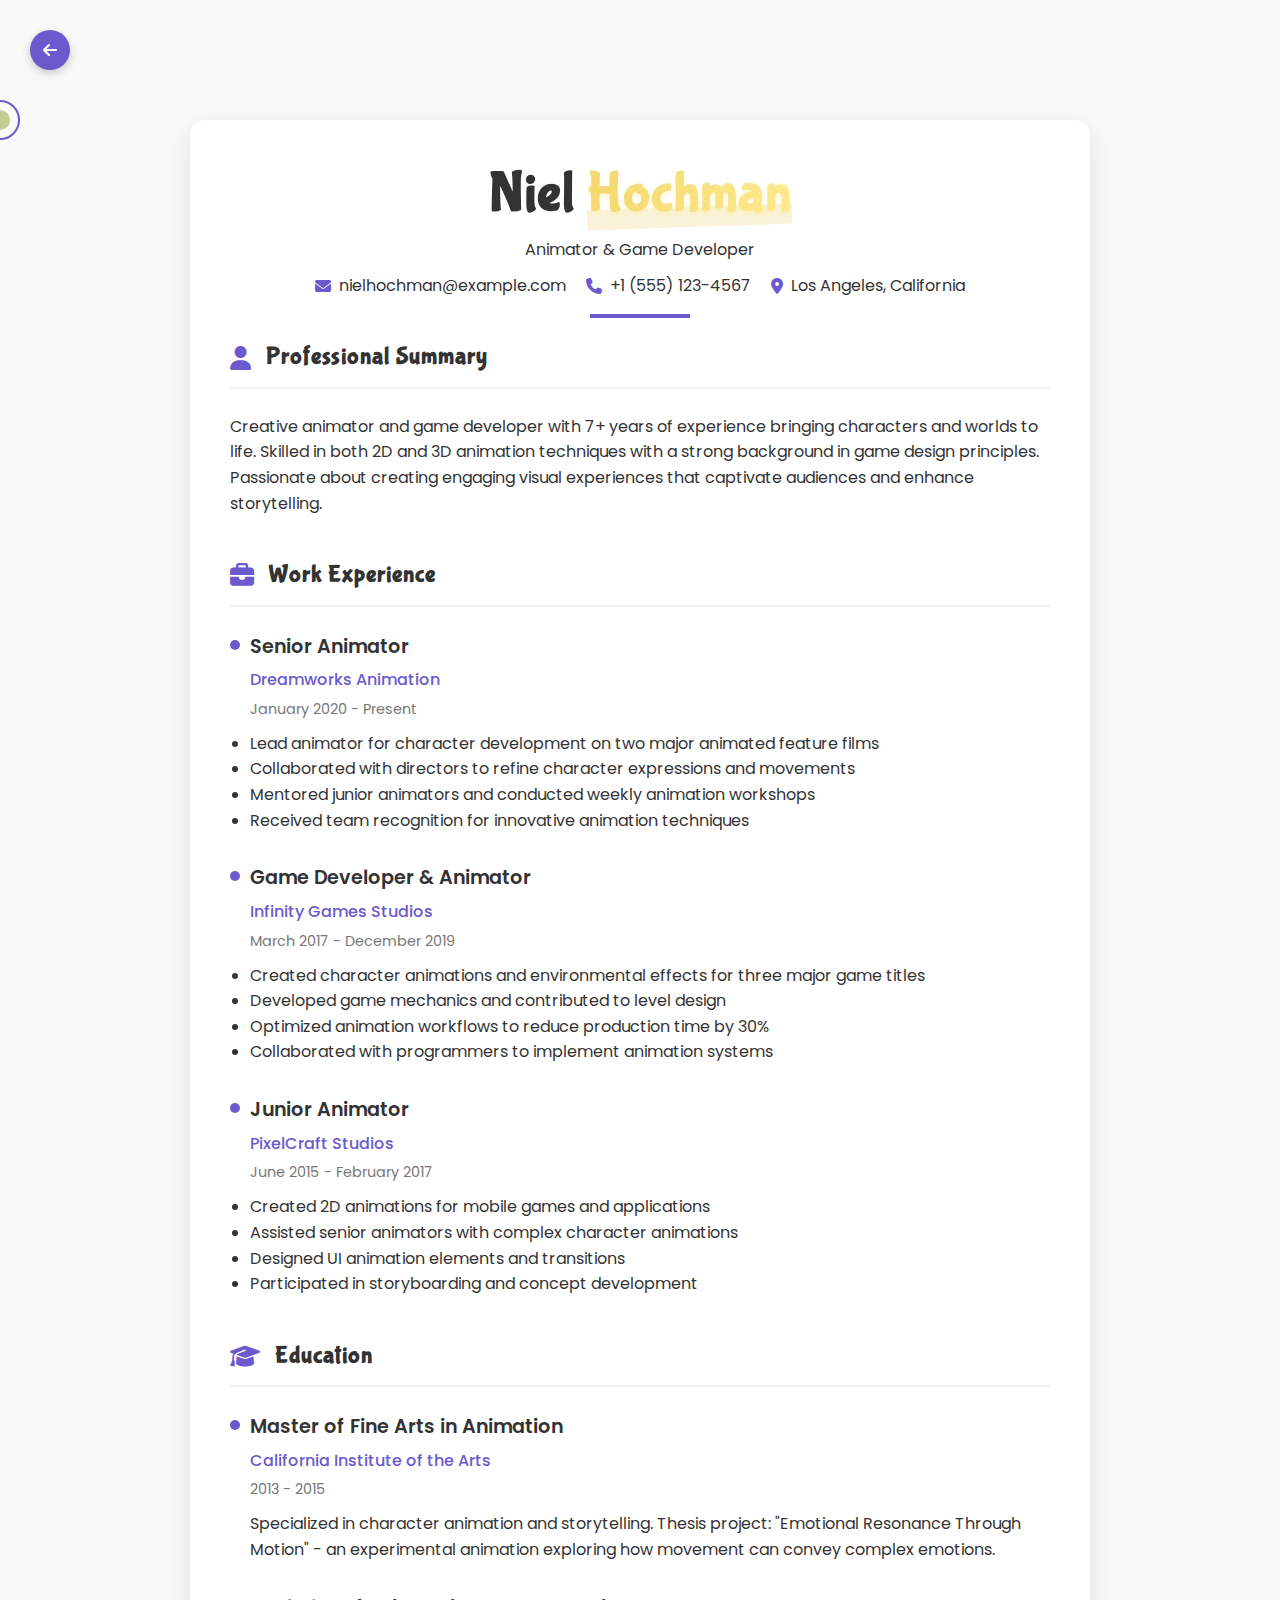
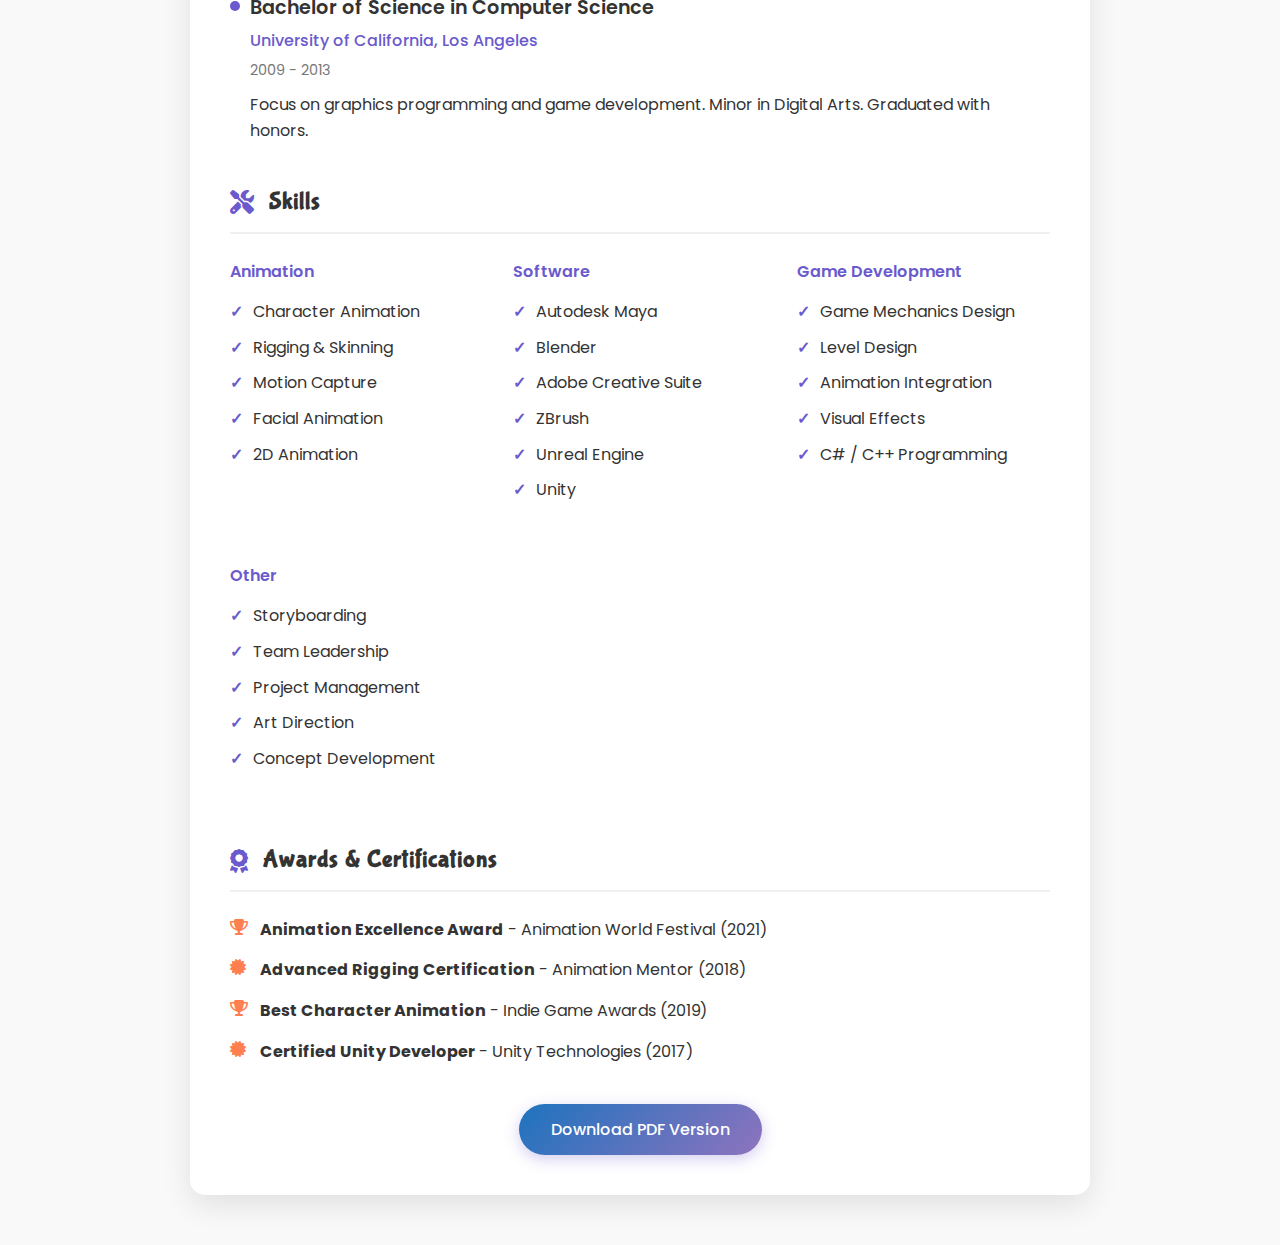
<file: resume.html>
<!DOCTYPE html>
<html lang="en">
<head>
    <meta charset="UTF-8">
    <meta name="viewport" content="width=device-width, initial-scale=1.0">
    <title>Niel Hochman - Resume</title>
    <link rel="stylesheet" href="styles.css">
    <link rel="stylesheet" href="disney-styles.css">
    <link rel="stylesheet" href="https://cdnjs.cloudflare.com/ajax/libs/font-awesome/6.4.0/css/all.min.css">
    <link rel="preconnect" href="https://fonts.googleapis.com">
    <link rel="preconnect" href="https://fonts.gstatic.com" crossorigin>
    <link href="https://fonts.googleapis.com/css2?family=Poppins:wght@300;400;500;600;700&family=Bubblegum+Sans&display=swap" rel="stylesheet">
    <style>
        /* Resume page specific styles */
        .resume-container {
            max-width: 900px;
            margin: 120px auto 50px;
            padding: 40px;
            background-color: #fff;
            border-radius: 15px;
            box-shadow: 0 10px 30px rgba(0, 0, 0, 0.1);
        }
        
        .resume-header {
            text-align: center;
            margin-bottom: 40px;
            position: relative;
        }
        
        .resume-header::after {
            content: '';
            position: absolute;
            bottom: -20px;
            left: 50%;
            transform: translateX(-50%);
            width: 100px;
            height: 4px;
            background-color: var(--primary-color);
        }
        
        .resume-header h1 {
            margin-bottom: 10px;
        }
        
        .resume-contact {
            display: flex;
            justify-content: center;
            flex-wrap: wrap;
            gap: 20px;
            margin-top: 10px;
        }
        
        .resume-contact-item {
            display: flex;
            align-items: center;
            gap: 8px;
        }
        
        .resume-contact-item i {
            color: var(--primary-color);
        }
        
        .resume-section {
            margin-bottom: 40px;
        }
        
        .resume-section-title {
            display: flex;
            align-items: center;
            margin-bottom: 25px;
            padding-bottom: 10px;
            border-bottom: 2px solid #f0f0f0;
            position: relative;
        }
        
        .resume-section-title i {
            margin-right: 15px;
            font-size: 24px;
            color: var(--primary-color);
        }
        
        .resume-section-title h2 {
            font-size: 1.5rem;
            margin: 0;
        }
        
        .experience-item, .education-item {
            margin-bottom: 30px;
            position: relative;
            padding-left: 20px;
        }
        
        .experience-item::before, .education-item::before {
            content: '';
            position: absolute;
            left: 0;
            top: 8px;
            width: 10px;
            height: 10px;
            border-radius: 50%;
            background-color: var(--primary-color);
        }
        
        .experience-title, .education-title {
            font-size: 1.2rem;
            font-weight: 600;
            margin-bottom: 5px;
            color: var(--text-color);
        }
        
        .experience-company, .education-institution {
            font-weight: 500;
            color: var(--primary-color);
            margin-bottom: 5px;
        }
        
        .experience-date, .education-date {
            font-size: 0.9rem;
            color: #777;
            margin-bottom: 10px;
        }
        
        .experience-description, .education-description {
            margin-top: 10px;
            line-height: 1.6;
        }
        
        .skills-container {
            display: grid;
            grid-template-columns: repeat(auto-fill, minmax(200px, 1fr));
            gap: 30px;
        }
        
        .skill-category {
            margin-bottom: 20px;
        }
        
        .skill-category-title {
            font-weight: 600;
            margin-bottom: 15px;
            color: var(--primary-color);
        }
        
        .skill-list {
            list-style: none;
        }
        
        .skill-list li {
            margin-bottom: 10px;
            display: flex;
            align-items: center;
        }
        
        .skill-list li::before {
            content: '✓';
            margin-right: 10px;
            color: var(--primary-color);
            font-weight: bold;
        }
        
        .awards-list {
            list-style: none;
        }
        
        .awards-list li {
            margin-bottom: 15px;
            position: relative;
            padding-left: 30px;
        }
        
        .awards-list li i {
            position: absolute;
            left: 0;
            top: 2px;
            color: var(--secondary-color);
        }
        
        .back-button {
            position: fixed;
            top: 30px;
            left: 30px;
            background-color: var(--primary-color);
            color: white;
            width: 40px;
            height: 40px;
            border-radius: 50%;
            display: flex;
            align-items: center;
            justify-content: center;
            text-decoration: none;
            box-shadow: 0 3px 10px rgba(0, 0, 0, 0.2);
            transition: all 0.3s ease;
            z-index: 100;
        }
        
        .back-button:hover {
            transform: translateY(-3px);
            box-shadow: 0 6px 15px rgba(0, 0, 0, 0.3);
        }
        
        .download-resume {
            display: flex;
            justify-content: center;
            margin-top: 40px;
        }
        
        @media print {
            .back-button, .download-resume {
                display: none;
            }
            
            .resume-container {
                box-shadow: none;
                margin: 0;
                padding: 20px;
            }
            
            body {
                background-color: white;
            }
        }
        
        @media (max-width: 768px) {
            .resume-container {
                padding: 20px;
                margin: 100px 20px 30px;
            }
            
            .skills-container {
                grid-template-columns: 1fr;
            }
            
            .resume-contact {
                flex-direction: column;
                align-items: center;
                gap: 10px;
            }
        }
    </style>
</head>
<body>
    <div class="cursor"></div>
    <div class="cursor-follower"></div>
    
    <a href="index.html" class="back-button">
        <i class="fas fa-arrow-left"></i>
    </a>
    
    <div class="resume-container">
        <div class="resume-header">
            <h1>Niel <span class="highlight">Hochman</span></h1>
            <p>Animator & Game Developer</p>
            <div class="resume-contact">
                <div class="resume-contact-item">
                    <i class="fas fa-envelope"></i>
                    <span>nielhochman@example.com</span>
                </div>
                <div class="resume-contact-item">
                    <i class="fas fa-phone"></i>
                    <span>+1 (555) 123-4567</span>
                </div>
                <div class="resume-contact-item">
                    <i class="fas fa-map-marker-alt"></i>
                    <span>Los Angeles, California</span>
                </div>
            </div>
        </div>
        
        <div class="resume-section">
            <div class="resume-section-title">
                <i class="fas fa-user"></i>
                <h2>Professional Summary</h2>
            </div>
            <p>Creative animator and game developer with 7+ years of experience bringing characters and worlds to life. Skilled in both 2D and 3D animation techniques with a strong background in game design principles. Passionate about creating engaging visual experiences that captivate audiences and enhance storytelling.</p>
        </div>
        
        <div class="resume-section">
            <div class="resume-section-title">
                <i class="fas fa-briefcase"></i>
                <h2>Work Experience</h2>
            </div>
            
            <div class="experience-item">
                <div class="experience-title">Senior Animator</div>
                <div class="experience-company">Dreamworks Animation</div>
                <div class="experience-date">January 2020 - Present</div>
                <div class="experience-description">
                    <ul>
                        <li>Lead animator for character development on two major animated feature films</li>
                        <li>Collaborated with directors to refine character expressions and movements</li>
                        <li>Mentored junior animators and conducted weekly animation workshops</li>
                        <li>Received team recognition for innovative animation techniques</li>
                    </ul>
                </div>
            </div>
            
            <div class="experience-item">
                <div class="experience-title">Game Developer & Animator</div>
                <div class="experience-company">Infinity Games Studios</div>
                <div class="experience-date">March 2017 - December 2019</div>
                <div class="experience-description">
                    <ul>
                        <li>Created character animations and environmental effects for three major game titles</li>
                        <li>Developed game mechanics and contributed to level design</li>
                        <li>Optimized animation workflows to reduce production time by 30%</li>
                        <li>Collaborated with programmers to implement animation systems</li>
                    </ul>
                </div>
            </div>
            
            <div class="experience-item">
                <div class="experience-title">Junior Animator</div>
                <div class="experience-company">PixelCraft Studios</div>
                <div class="experience-date">June 2015 - February 2017</div>
                <div class="experience-description">
                    <ul>
                        <li>Created 2D animations for mobile games and applications</li>
                        <li>Assisted senior animators with complex character animations</li>
                        <li>Designed UI animation elements and transitions</li>
                        <li>Participated in storyboarding and concept development</li>
                    </ul>
                </div>
            </div>
        </div>
        
        <div class="resume-section">
            <div class="resume-section-title">
                <i class="fas fa-graduation-cap"></i>
                <h2>Education</h2>
            </div>
            
            <div class="education-item">
                <div class="education-title">Master of Fine Arts in Animation</div>
                <div class="education-institution">California Institute of the Arts</div>
                <div class="education-date">2013 - 2015</div>
                <div class="education-description">
                    Specialized in character animation and storytelling. Thesis project: "Emotional Resonance Through Motion" - an experimental animation exploring how movement can convey complex emotions.
                </div>
            </div>
            
            <div class="education-item">
                <div class="education-title">Bachelor of Science in Computer Science</div>
                <div class="education-institution">University of California, Los Angeles</div>
                <div class="education-date">2009 - 2013</div>
                <div class="education-description">
                    Focus on graphics programming and game development. Minor in Digital Arts. Graduated with honors.
                </div>
            </div>
        </div>
        
        <div class="resume-section">
            <div class="resume-section-title">
                <i class="fas fa-tools"></i>
                <h2>Skills</h2>
            </div>
            
            <div class="skills-container">
                <div class="skill-category">
                    <div class="skill-category-title">Animation</div>
                    <ul class="skill-list">
                        <li>Character Animation</li>
                        <li>Rigging & Skinning</li>
                        <li>Motion Capture</li>
                        <li>Facial Animation</li>
                        <li>2D Animation</li>
                    </ul>
                </div>
                
                <div class="skill-category">
                    <div class="skill-category-title">Software</div>
                    <ul class="skill-list">
                        <li>Autodesk Maya</li>
                        <li>Blender</li>
                        <li>Adobe Creative Suite</li>
                        <li>ZBrush</li>
                        <li>Unreal Engine</li>
                        <li>Unity</li>
                    </ul>
                </div>
                
                <div class="skill-category">
                    <div class="skill-category-title">Game Development</div>
                    <ul class="skill-list">
                        <li>Game Mechanics Design</li>
                        <li>Level Design</li>
                        <li>Animation Integration</li>
                        <li>Visual Effects</li>
                        <li>C# / C++ Programming</li>
                    </ul>
                </div>
                
                <div class="skill-category">
                    <div class="skill-category-title">Other</div>
                    <ul class="skill-list">
                        <li>Storyboarding</li>
                        <li>Team Leadership</li>
                        <li>Project Management</li>
                        <li>Art Direction</li>
                        <li>Concept Development</li>
                    </ul>
                </div>
            </div>
        </div>
        
        <div class="resume-section">
            <div class="resume-section-title">
                <i class="fas fa-award"></i>
                <h2>Awards & Certifications</h2>
            </div>
            
            <ul class="awards-list">
                <li>
                    <i class="fas fa-trophy"></i>
                    <strong>Animation Excellence Award</strong> - Animation World Festival (2021)
                </li>
                <li>
                    <i class="fas fa-certificate"></i>
                    <strong>Advanced Rigging Certification</strong> - Animation Mentor (2018)
                </li>
                <li>
                    <i class="fas fa-trophy"></i>
                    <strong>Best Character Animation</strong> - Indie Game Awards (2019)
                </li>
                <li>
                    <i class="fas fa-certificate"></i>
                    <strong>Certified Unity Developer</strong> - Unity Technologies (2017)
                </li>
            </ul>
        </div>
        
        <div class="download-resume">
            <a href="#" class="btn primary">Download PDF Version</a>
        </div>
    </div>
    
    <script src="script.js"></script>
    <script>
        // Initialize custom cursor
        document.addEventListener('DOMContentLoaded', function() {
            initCursor();
        });
    </script>
</body>
</html>
</file>
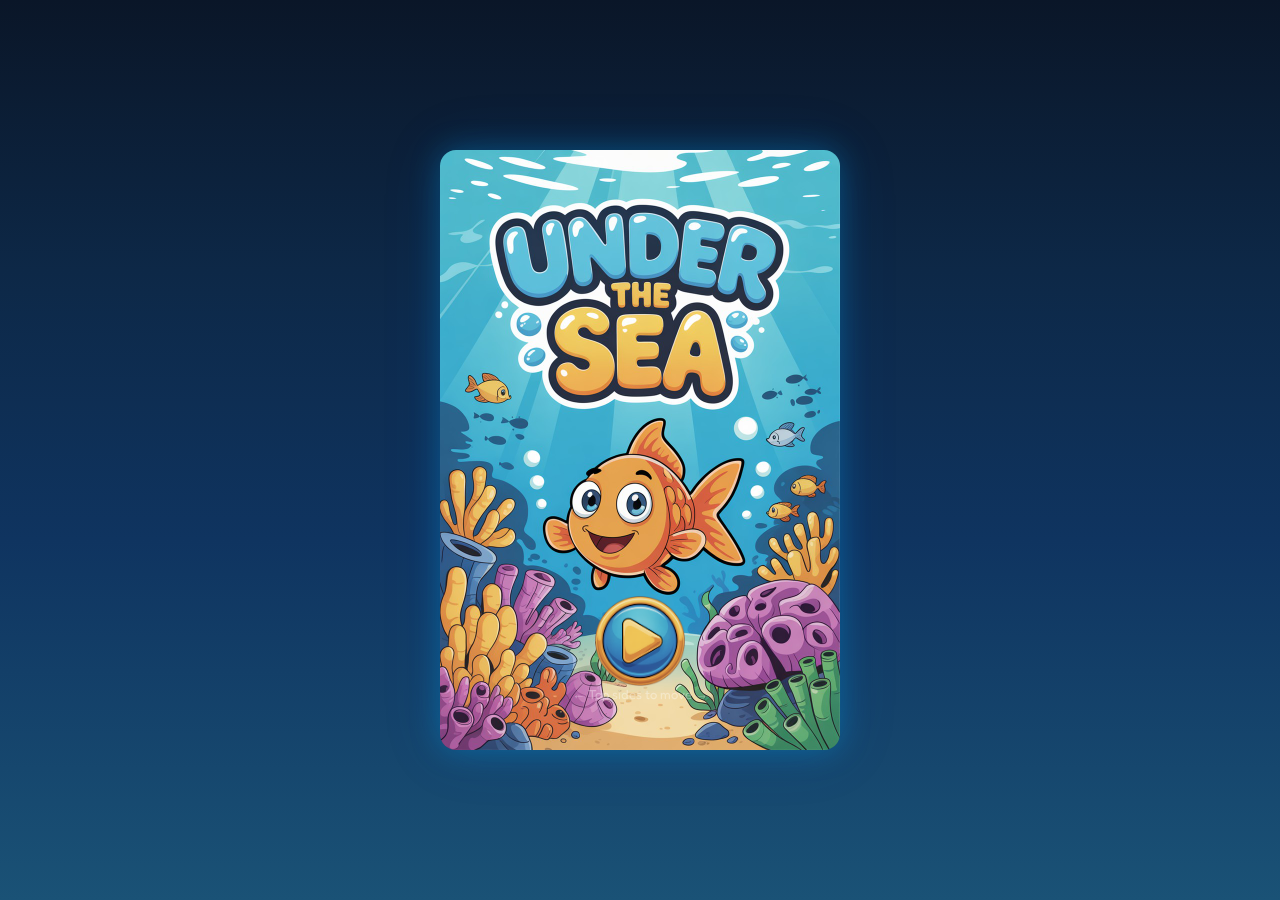
<file: GameFolder/Game.html>
<!DOCTYPE html>
<html lang="en">
<head>
    <meta charset="UTF-8">
    <meta name="viewport" content="width=device-width, initial-scale=1.0, maximum-scale=1.0, user-scalable=no">
    <title>Under The Sea</title>
    <link rel="preconnect" href="https://fonts.googleapis.com">
    <link href="https://fonts.googleapis.com/css2?family=Fredoka:wght@400;600;700&display=swap" rel="stylesheet">
    <style>
        /* ============================================================
           TASK 5: THEMED CSS — "Under The Sea" ocean aesthetic
           Responsive for mobile, bubbly fonts, vibrant underwater palette
           ============================================================ */
        * {
            margin: 0;
            padding: 0;
            box-sizing: border-box;
        }

        body {
            display: flex;
            justify-content: center;
            align-items: center;
            min-height: 100vh;
            min-height: 100dvh;
            background: linear-gradient(180deg, #0a1628 0%, #0d2847 30%, #0f3460 60%, #1a5276 100%);
            font-family: 'Fredoka', 'Trebuchet MS', sans-serif;
            overflow: hidden;
            -webkit-tap-highlight-color: transparent;
            user-select: none;
        }

        #game-container {
            position: relative;
            width: 400px;
            max-width: 100vw;
            aspect-ratio: 2 / 3;
        }

        canvas {
            width: 100%;
            height: 100%;
            display: block;
            border-radius: 16px;
            box-shadow:
                0 0 30px rgba(0, 180, 255, 0.3),
                0 0 60px rgba(0, 100, 200, 0.15);
        }

        /* ---- Loading Screen ---- */
        #loading-screen {
            position: absolute;
            inset: 0;
            display: flex;
            flex-direction: column;
            justify-content: center;
            align-items: center;
            background: linear-gradient(180deg, #0a1628 0%, #0d2847 50%, #1a5276 100%);
            border-radius: 16px;
            z-index: 100;
        }

        #loading-screen h1 {
            font-size: 28px;
            color: #ffd700;
            text-shadow: 0 0 20px rgba(255, 215, 0, 0.5), 0 2px 4px rgba(0,0,0,0.5);
            margin-bottom: 8px;
            letter-spacing: 2px;
        }

        #loading-screen p {
            font-size: 14px;
            color: #7ec8e3;
            margin-bottom: 30px;
        }

        .loading-bar-bg {
            width: 70%;
            height: 12px;
            background: rgba(0, 0, 0, 0.4);
            border-radius: 6px;
            overflow: hidden;
            border: 1px solid rgba(100, 200, 255, 0.3);
        }

        .loading-bar-fill {
            height: 100%;
            width: 0%;
            background: linear-gradient(90deg, #00b4d8, #48cae4, #90e0ef);
            border-radius: 6px;
            transition: width 0.3s ease;
            box-shadow: 0 0 10px rgba(0, 180, 216, 0.5);
        }

        #loading-text {
            margin-top: 12px;
            font-size: 12px;
            color: #5ba3c9;
        }

        /* HUD is now canvas-based — see drawHUD() */

        /* ---- Overlay Screens (Game Over / Win) ---- */
        .overlay {
            position: absolute;
            inset: 0;
            display: none;
            flex-direction: column;
            justify-content: center;
            align-items: center;
            background: rgba(5, 15, 40, 0.85);
            backdrop-filter: blur(8px);
            border-radius: 16px;
            z-index: 50;
        }

        .overlay.active {
            display: flex;
            animation: fadeIn 0.4s ease;
        }

        @keyframes fadeIn {
            from { opacity: 0; transform: scale(0.95); }
            to   { opacity: 1; transform: scale(1); }
        }

        .overlay h2 {
            font-size: 34px;
            margin-bottom: 6px;
            letter-spacing: 1px;
        }

        .overlay .subtitle {
            font-size: 15px;
            color: #7ec8e3;
            margin-bottom: 20px;
        }

        .overlay .score {
            font-size: 20px;
            color: #ffd700;
            margin-bottom: 24px;
            text-shadow: 0 0 12px rgba(255, 215, 0, 0.4);
        }

        #game-over h2 {
            color: #ff6b6b;
            text-shadow: 0 0 20px rgba(255, 107, 107, 0.5), 0 2px 4px rgba(0,0,0,0.5);
        }

        .game-btn {
            padding: 13px 34px;
            font-size: 17px;
            font-family: 'Fredoka', sans-serif;
            font-weight: 600;
            color: white;
            border: none;
            border-radius: 30px;
            cursor: pointer;
            transition: transform 0.15s, box-shadow 0.15s;
            letter-spacing: 1px;
            background: linear-gradient(135deg, #00b4d8, #0077b6);
            box-shadow: 0 4px 15px rgba(0, 180, 216, 0.4), 0 2px 4px rgba(0,0,0,0.2);
        }

        .game-btn:hover  { transform: scale(1.05); box-shadow: 0 6px 20px rgba(0,180,216,0.6); }
        .game-btn:active { transform: scale(0.95); }

        /* ---- Touch Hint ---- */
        #touch-hint {
            position: absolute;
            bottom: 8%;
            left: 50%;
            transform: translateX(-50%);
            color: rgba(255,255,255,0.35);
            font-size: 13px;
            pointer-events: none;
            z-index: 5;
            animation: pulse 2s infinite;
        }

        @keyframes pulse {
            0%, 100% { opacity: 0.35; }
            50%      { opacity: 0.75; }
        }

        /* ---- Responsive ---- */
        @media (max-width: 420px) {
            #game-container { width: 100vw; }
            canvas, .overlay, #loading-screen { border-radius: 0; }
        }

        @media (max-height: 660px) {
            #game-container { height: 100vh; height: 100dvh; width: auto; aspect-ratio: 2 / 3; }
        }
    </style>
</head>
<body>
    <div id="game-container">
        <!-- Loading Screen -->
        <div id="loading-screen">
            <h1>UNDER THE SEA</h1>
            <p>Dive into adventure...</p>
            <div class="loading-bar-bg">
                <div class="loading-bar-fill" id="loading-bar"></div>
            </div>
            <div id="loading-text">Loading assets...</div>
        </div>

        <!-- Canvas -->
        <canvas id="gameCanvas" width="400" height="600"></canvas>

        <!-- HUD is now drawn on canvas via drawHUD() -->

        <!-- Game Over -->
        <div id="game-over" class="overlay">
            <h2>Oh No!</h2>
            <p class="subtitle">The sea was too dangerous...</p>
            <p class="score" id="gameover-score"></p>
            <button class="game-btn" id="restart-button">Dive Again</button>
        </div>

        <!-- Win -->
        <!-- Touch hint (mobile) -->
        <div id="touch-hint">← Tap sides to move →</div>
    </div>

<script>
// ================================================================
//  TASK 1 — IMAGE LOADER
//  Promise-based loader with progress bar.  The game waits until
//  every asset resolves before calling initGame().
// ================================================================

const ASSET_MANIFEST = {
    // Backgrounds
    bg_back    : 'assets_opt/bg_back.png',       // 800×1200 — deep-water backdrop
    reef       : 'assets_opt/reef.png',           // 233×350 — coral reef (bottom-right)
    // Player sprites (3-frame swim + hit reaction) — 2× res for crisp rendering
    fish_mid   : 'assets_opt/fish_mid.png',       // 240×155 — neutral pose
    fish_up    : 'assets_opt/fish_up.png',        // 240×181 — tail up
    fish_down  : 'assets_opt/fish_down.png',      // 240×182 — tail down
    fish_hit   : 'assets_opt/fish_hit.png',       // 251×240 — hit reaction pose
    // Collectibles & hazards
    coin       : 'assets_opt/coin.png',           // 200×199 — gold star coin
    gem        : 'assets_opt/gem.png',            // 185×200 — purple gem (with glow FX)
    mine       : 'assets_opt/mine.png',           // 165×200 — spiked sea mine
    // Special events
    anchor     : 'assets_opt/anchor.png',         // 100×140 — slow-falling anchor
    // HUD elements
    coin_ui    : 'assets_opt/coin_ui.png',        // 475×235 — coin score banner
    gem_ui     : 'assets_opt/gem_ui.png',         // 475×236 — gem score banner
    heart      : 'assets_opt/heart.png',          // 100×86  — life heart icon
    // Title screen
    title_bg   : 'assets_opt/title_bg.jpg',       // 800×1200 — "Under The Sea" splash
    play_btn   : 'assets_opt/play_btn.png',       // 200×199 — play button icon
    // Game Over screen
    gameover_panel: 'assets_opt/gameover_panel.png', // 400×605 — gold-framed GAME OVER panel
    restart_btn   : 'assets_opt/restart_btn.png',    // 200×72  — gold RESTART button
    // Victory screen
    victory_panel : 'assets_opt/victory_panel.png'   // 400×650 — gold-framed VICTORY panel
};

const images = {};

function loadAllAssets() {
    return new Promise((resolve, reject) => {
        const keys    = Object.keys(ASSET_MANIFEST);
        const total   = keys.length;
        let   loaded  = 0;
        let   failed  = 0;
        const bar     = document.getElementById('loading-bar');
        const txt     = document.getElementById('loading-text');

        keys.forEach(key => {
            const img  = new Image();
            img.onload = () => {
                loaded++;
                console.log('[Loader] ✓ ' + key + ' loaded (' + img.naturalWidth + '×' + img.naturalHeight + ')');
                const pct = Math.round((loaded / total) * 100);
                bar.style.width  = pct + '%';
                txt.textContent  = 'Loading: ' + key + ' (' + loaded + '/' + total + ')';
                if (loaded + failed === total) {
                    if (failed > 0) {
                        txt.textContent = 'Error: ' + failed + ' asset(s) failed!';
                        reject(new Error(failed + ' assets failed to load'));
                    } else {
                        txt.textContent = 'Ready!';
                        setTimeout(resolve, 350);
                    }
                }
            };
            img.onerror = () => {
                failed++;
                console.error('[Loader] ✗ FAILED: ' + key + ' (' + ASSET_MANIFEST[key] + ')');
                txt.textContent = 'Failed: ' + key;
                if (loaded + failed === total) {
                    txt.textContent = 'Error: ' + failed + ' asset(s) failed!';
                    reject(new Error(failed + ' assets failed to load'));
                }
            };
            img.src     = ASSET_MANIFEST[key];
            images[key] = img;
        });
    });
}

// ================================================================
//  CONSTANTS & CONFIG
// ================================================================

const canvas = document.getElementById('gameCanvas');
const ctx    = canvas.getContext('2d');

// ================================================================
//  AUDIO SYSTEM
//  Background music: loops continuously from title screen onward,
//  skips first 4 seconds of the track on every play/loop.
//  SFX: coin and gem collect sounds, played via playSFX() helper
//  which resets currentTime for rapid re-triggering.
//  Browser autoplay policy is handled via an unlock listener in
//  the bootstrap section (click/touchstart fallback).
// ================================================================

const bgMusic = new Audio('Sounds/UnderTheSea_bg_sound.mp3');
bgMusic.loop = true;
bgMusic.volume = 0.4;

const sfxCoin = new Audio('Sounds/Coin_collect.mp3');
sfxCoin.volume = 0.6;
const sfxGem = new Audio('Sounds/Gem_collect.mp3');
sfxGem.volume = 0.6;
const sfxHit = new Audio('Sounds/Hitsound.wav');
sfxHit.volume = 0.7;

function playSFX(audio) {
    audio.currentTime = 0;
    audio.play().catch(() => {});
}

// ================================================================
//  HIGH-DPI CANVAS SUPPORT
//  Scales the canvas backing store by devicePixelRatio for crisp
//  rendering on Retina/HiDPI displays. All game code uses logical
//  coordinates (W=400, H=600) — the DPR transform is transparent.
//  Re-applies automatically on window resize / monitor change.
// ================================================================

const W = 400;   // logical width  (game coordinates)
const H = 600;   // logical height (game coordinates)

let dpr = window.devicePixelRatio || 1;

function applyDPR() {
    dpr = window.devicePixelRatio || 1;
    canvas.width  = W * dpr;
    canvas.height = H * dpr;
    canvas.style.width  = W + 'px';
    canvas.style.height = H + 'px';
    ctx.setTransform(dpr, 0, 0, dpr, 0, 0);
    ctx.imageSmoothingEnabled = true;
    ctx.imageSmoothingQuality = 'high';
}
applyDPR();
window.addEventListener('resize', applyDPR);

// ================================================================
//  GAME STATE MANAGEMENT
//  gameState controls which screen is active:
//    'TITLE'   — title screen with play button (no game logic runs)
//    'PLAYING' — full game loop (parallax, fish, objects, HUD)
//  Transitions: TITLE → PLAYING (play button click/tap)
//               PLAYING → TITLE (game over/win → Dive Again)
// ================================================================

let gameState = 'TITLE';

// Play button — centered horizontally, 82% down the screen
const PLAY_BTN = {
    w: 90, h: 90,
    x: 0, y: 0
};
PLAY_BTN.x = Math.floor(W / 2 - PLAY_BTN.w / 2);
PLAY_BTN.y = Math.floor(H * 0.82 - PLAY_BTN.h / 2);

// Game Over panel — canvas-drawn replacement for #game-over HTML overlay
// Panel asset is 400×605; drawn centered with room for restart button below.
// Two dark bars on the panel serve as score text fields at ~56% and ~70% height.
const GO_PANEL = {
    w: 300, h: 0,
    x: 0, y: 0,
    btnW: 140, btnH: 50,
    btnX: 0, btnY: 0,
    text1Y: 0.485,    // first dark bar center — coin score
    text2Y: 0.595,    // second dark bar center — gem score
    btnPosY: 0.79,    // restart button center (empty area inside panel bottom)
};
GO_PANEL.h = Math.round(GO_PANEL.w * (605 / 400));       // ≈ 454
GO_PANEL.x = Math.floor((W - GO_PANEL.w) / 2);
GO_PANEL.y = Math.floor((H - GO_PANEL.h) / 2);           // vertically centered
GO_PANEL.btnX = Math.floor((W - GO_PANEL.btnW) / 2);
GO_PANEL.btnY = Math.floor(GO_PANEL.y + GO_PANEL.h * GO_PANEL.btnPosY - GO_PANEL.btnH / 2);

// Victory panel — same layout approach as GO_PANEL
const WIN_PANEL = {
    w: 300, h: 0,
    x: 0, y: 0,
    btnW: 140, btnH: 50,
    btnX: 0, btnY: 0,
    text1Y: 0.485,    // first dark bar — coin score
    text2Y: 0.595,    // second dark bar — gem score
    btnPosY: 0.79,    // restart button inside panel bottom
};
WIN_PANEL.h = Math.round(WIN_PANEL.w * (650 / 400));      // ≈ 488
WIN_PANEL.x = Math.floor((W - WIN_PANEL.w) / 2);
WIN_PANEL.y = Math.floor((H - WIN_PANEL.h) / 2);
WIN_PANEL.btnX = Math.floor((W - WIN_PANEL.btnW) / 2);
WIN_PANEL.btnY = Math.floor(WIN_PANEL.y + WIN_PANEL.h * WIN_PANEL.btnPosY - WIN_PANEL.btnH / 2);

const CFG = {
    lanes       : 5,
    laneW       : W / 5,                        // 80
    playerW     : 70,                            // fish draw width (smaller, hi-res source)
    playerH     : 45,                            // proportional to 240×155 sprite
    objectW     : 22,                            // collectible draw size
    objectH     : 22,                            // square — new coin/gem assets are circular
    playerBaseY : H - 75,                        // fish center Y
    spawnRate   : 0.025,                         // per-frame probability
    winScore    : 100,
    startLives  : 3,

    // Task 3 – animation tuning
    bobAmp      : 5,                             // sine amplitude px
    bobFreq     : 0.004,                         // sine frequency
    lerpSpeed   : 0.14,                          // movement smoothing
    frameDur    : 150,                            // ms per swim frame

    // Task 2 – parallax (back static, reef static)
    bgMidSpd    : 0.8,

    // Task 4 – particles
    burstCount  : 12,
    squashFrames: 14,                            // recovery duration
};

// Object types — each has its own draw size (w/h), sprite key, score
// value, and particle color. Mine is larger to match its portrait sprite.
// Gems have a pulsing purple glow effect (see drawObjects).
const TYPES = {
    COIN : { value: 1,  img: 'coin', pColor: '#ffd700', w: 26, h: 26 },
    GEM  : { value: 10, img: 'gem',  pColor: '#c77dff', w: 26, h: 26 },
    MINE : { value: 0,  img: 'mine', pColor: '#ff6b6b', w: 38, h: 39 }
};

// ================================================================
//  GAME STATE  (reset every initGame)
// ================================================================

const S = {
    running     : false,
    coins       : 0,
    gems        : 0,
    lives       : 3,
    lane        : 2,                // target lane
    visX        : 0,                // lerped X
    faceRight   : true,
    time        : 0,                // ms elapsed
    lastTS      : 0,                // previous rAF timestamp

    // swim cycle
    frames      : [],               // set after load
    frameIdx    : 0,
    frameTmr    : 0,

    // parallax offsets
    bgMidY      : 0,

    // squash / stretch
    sqX         : 1,
    sqY         : 1,

    objects     : [],               // falling objects
    particles   : [],               // particle FX
    bubbles     : [],               // ambient bubbles

    // Game Juice state
    tailBubbles : [],               // bubble trail from fish tail
    _tailTmr    : 0,                // tail bubble spawn timer
    shakeTime   : 0,                // screen shake frames remaining
    shakeIntensity: 0,              // screen shake current magnitude
    glowTimer   : 0,                // coin collect glow (frames, counts down)
    hitGlowTimer: 0,                // damage red flash (frames, counts down)
    scorePop    : 0,                // score bounce (1→0 decay)
    frenzy      : false,            // frenzy mode active
    frenzyTimer : 0,                // frenzy frames remaining
    collectTimes: [],               // timestamps of recent collects

    // Canvas HUD state
    coinPop     : 0,                // coin banner pop scale (1→0 decay)
    gemPop      : 0,                // gem banner pop scale
    heartAnims  : [],               // active heart-loss animations
    displayCoins: 0,                // animated display counter (lerps toward S.coins)
    displayGems : 0,                // animated display counter (lerps toward S.gems)

    // Special one-time events
    hasAnchorSpawned   : false,     // true after anchor has been created
    anchor             : null,      // active anchor object or null

    // Canvas Game Over panel state
    showGameOver       : false,     // true when canvas game-over panel is visible
    gameOverAlpha      : 0,         // fade-in alpha (0→1)

    // Canvas Victory panel state
    showVictory        : false,     // true when canvas victory panel is visible
    victoryAlpha       : 0,         // fade-in alpha (0→1)
};

// ================================================================
//  DOM REFERENCES
// ================================================================

const DOM = {
    loading   : document.getElementById('loading-screen'),
    over      : document.getElementById('game-over'),
    restartBtn: document.getElementById('restart-button'),
    overScore : document.getElementById('gameover-score'),
    touchHint : document.getElementById('touch-hint'),
};

// ================================================================
//  TASK 2 — PARALLAX BACKGROUND SYSTEM
//  Standard "Seamless Double-Draw" vertical scroll.
//  Back layer is static.  Mid & front each have a yOffset that
//  increments every frame, wraps via modulo, and the image is
//  drawn TWICE (at yOffset and yOffset − canvasHeight) so there
//  is never a gap.
// ================================================================

function updateParallax() {
    // Both layers are static — no scrolling needed
}

let _parallaxDiag = false;
function drawParallax() {
    // Layer 1 — static deep-water background
    ctx.drawImage(images.bg_back, 0, 0, W, H);

    // Layer 2 — static mid-ground: reef (bottom-right, blended)
    const reefW = 150, reefH = 225;
    const reefX = W - reefW + 30, reefY = H - reefH + 20;
    ctx.save();
    ctx.globalAlpha = 0.55;
    ctx.drawImage(images.reef, reefX, reefY, reefW, reefH);
    ctx.restore();

    // Diagnostic: fires once to confirm layers rendered
    if (!_parallaxDiag) {
        _parallaxDiag = true;
        console.log('[Parallax] Layer 1 (back):  STATIC');
        console.log('[Parallax] Layer 2 (reef):  STATIC');
        console.log('[Parallax] Canvas: ' + W + '×' + H + '  smoothing=' + ctx.imageSmoothingEnabled);
    }
}

// ================================================================
//  TASK 4a — PARTICLE SYSTEM
//  Burst of bubbles + sparkles on collection / hit.
//  Each particle: pos, vel, life (1→0), size, color, type.
// ================================================================

function spawnParticles(x, y, color, count) {
    for (let i = 0; i < (count || CFG.burstCount); i++) {
        S.particles.push({
            x: x, y: y,
            vx: (Math.random() - 0.5) * 5,
            vy: (Math.random() - 0.5) * 5 - 1.5,
            life  : 1.0,
            decay : 0.018 + Math.random() * 0.022,
            size  : 2.5 + Math.random() * 5.5,
            color : color,
            bubble: Math.random() > 0.5           // half bubbles, half sparkles
        });
    }
}

function updateParticles() {
    for (let i = S.particles.length - 1; i >= 0; i--) {
        const p = S.particles[i];
        p.x    += p.vx;
        p.y    += p.vy;
        p.vy   += p.bubble ? -0.04 : 0.07;       // bubbles float, sparkles fall
        p.vx   *= 0.98;
        p.life -= p.decay;
        if (p.life <= 0) S.particles.splice(i, 1);
    }
}

function drawParticles() {
    for (const p of S.particles) {
        ctx.globalAlpha = Math.max(0, p.life);
        const sz = p.size * p.life;

        if (p.bubble) {
            // Hollow bubble with highlight
            ctx.strokeStyle = p.color;
            ctx.lineWidth   = 1.5;
            ctx.beginPath();
            ctx.arc(p.x, p.y, sz, 0, Math.PI * 2);
            ctx.stroke();
            ctx.fillStyle = 'rgba(255,255,255,0.35)';
            ctx.beginPath();
            ctx.arc(p.x - sz * 0.3, p.y - sz * 0.3, sz * 0.22, 0, Math.PI * 2);
            ctx.fill();
        } else {
            // 4-point sparkle star
            ctx.fillStyle = p.color;
            ctx.beginPath();
            const s = sz;
            ctx.moveTo(p.x, p.y - s);
            ctx.lineTo(p.x + s * 0.3, p.y - s * 0.3);
            ctx.lineTo(p.x + s, p.y);
            ctx.lineTo(p.x + s * 0.3, p.y + s * 0.3);
            ctx.lineTo(p.x, p.y + s);
            ctx.lineTo(p.x - s * 0.3, p.y + s * 0.3);
            ctx.lineTo(p.x - s, p.y);
            ctx.lineTo(p.x - s * 0.3, p.y - s * 0.3);
            ctx.closePath();
            ctx.fill();
        }
    }
    ctx.globalAlpha = 1;
}

// ================================================================
//  AMBIENT BUBBLES — slow-rising background atmosphere
// ================================================================

function initBubbles() {
    S.bubbles = [];
    for (let i = 0; i < 18; i++) S.bubbles.push(makeBubble(true));
}

function makeBubble(randomY) {
    return {
        x     : Math.random() * W,
        y     : randomY ? Math.random() * H : H + 10,
        r     : 1 + Math.random() * 3.5,
        spd   : 0.25 + Math.random() * 0.7,
        phase : Math.random() * Math.PI * 2,
        wobble: 0.01 + Math.random() * 0.015,
        alpha : 0.08 + Math.random() * 0.22
    };
}

function updateBubbles() {
    for (let i = 0; i < S.bubbles.length; i++) {
        const b = S.bubbles[i];
        b.y -= b.spd;
        b.x += Math.sin(b.phase) * 0.3;
        b.phase += b.wobble;
        if (b.y < -10) S.bubbles[i] = makeBubble(false);
    }
}

function drawBubbles() {
    for (const b of S.bubbles) {
        ctx.globalAlpha = b.alpha;
        ctx.strokeStyle = 'rgba(180,230,255,0.7)';
        ctx.lineWidth   = 1;
        ctx.beginPath();
        ctx.arc(b.x, b.y, b.r, 0, Math.PI * 2);
        ctx.stroke();
        // tiny highlight
        ctx.fillStyle = 'rgba(255,255,255,0.25)';
        ctx.beginPath();
        ctx.arc(b.x - b.r * 0.3, b.y - b.r * 0.3, b.r * 0.2, 0, Math.PI * 2);
        ctx.fill();
    }
    ctx.globalAlpha = 1;
}

// ================================================================
//  GAME JUICE — BUBBLE TRAIL
//  Fish emits small bubbles from tail; float up and fade out.
// ================================================================

function updateTailBubbles() {
    for (let i = S.tailBubbles.length - 1; i >= 0; i--) {
        const b = S.tailBubbles[i];
        b.x     += b.vx + Math.sin(b.phase) * 0.2;
        b.y     += b.vy;
        b.phase += 0.06;
        b.alpha -= 0.007;
        if (b.alpha <= 0) S.tailBubbles.splice(i, 1);
    }
}

function drawTailBubbles() {
    for (const b of S.tailBubbles) {
        ctx.globalAlpha = Math.max(0, b.alpha);
        ctx.strokeStyle = 'rgba(255,255,255,0.7)';
        ctx.lineWidth   = 1;
        ctx.beginPath();
        ctx.arc(b.x, b.y, b.r, 0, Math.PI * 2);
        ctx.stroke();
        // tiny highlight
        ctx.fillStyle = 'rgba(255,255,255,0.25)';
        ctx.beginPath();
        ctx.arc(b.x - b.r * 0.3, b.y - b.r * 0.3, b.r * 0.2, 0, Math.PI * 2);
        ctx.fill();
    }
    ctx.globalAlpha = 1;
}

// ================================================================
//  GAME JUICE — FRENZY MODE + GOD RAYS
//  Collect 3+ coins within 2 seconds → frenzy activates.
//  God rays: diagonal gradient overlays that pulse; intensify in frenzy.
// ================================================================

function updateFrenzy() {
    // Prune collect timestamps older than 2 seconds
    const cutoff = S.time - 2000;
    S.collectTimes = S.collectTimes.filter(t => t > cutoff);

    // Activate frenzy if 3+ recent collects
    if (S.collectTimes.length >= 3 && !S.frenzy) {
        S.frenzy      = true;
        S.frenzyTimer = 120;   // ~2 seconds at 60fps
    }

    if (S.frenzy) {
        S.frenzyTimer--;
        if (S.frenzyTimer <= 0) S.frenzy = false;
    }
}

function drawGodRays() {
    const speed     = S.frenzy ? 0.010 : 0.003;
    const alphaBase = S.frenzy ? 0.09  : 0.035;
    const r = S.frenzy ? 255 : 220;
    const g = S.frenzy ? 225 : 240;
    const b = S.frenzy ? 120 : 255;

    // Soft tapered light shafts — wide at top, narrow at bottom
    const rays = [
        { x: W * 0.18, topW: 90, botW: 30, drift: 0.0 },
        { x: W * 0.45, topW: 110, botW: 40, drift: 1.8 },
        { x: W * 0.72, topW: 80,  botW: 25, drift: 3.6 },
    ];

    ctx.save();
    ctx.globalCompositeOperation = 'lighter';
    for (let i = 0; i < rays.length; i++) {
        const ray   = rays[i];
        const phase = S.time * speed + ray.drift;
        const alpha = alphaBase + Math.sin(phase) * alphaBase * 0.5;
        const sway  = Math.sin(S.time * 0.001 + i) * 8;

        // Trapezoid path: wide top, narrow bottom
        ctx.beginPath();
        ctx.moveTo(ray.x - ray.topW / 2 + sway, 0);
        ctx.lineTo(ray.x + ray.topW / 2 + sway, 0);
        ctx.lineTo(ray.x + ray.botW / 2 + sway * 0.3, H * 0.85);
        ctx.lineTo(ray.x - ray.botW / 2 + sway * 0.3, H * 0.85);
        ctx.closePath();

        const grad = ctx.createLinearGradient(0, 0, 0, H * 0.85);
        grad.addColorStop(0,   'rgba(' + r + ',' + g + ',' + b + ',' + alpha + ')');
        grad.addColorStop(0.4, 'rgba(' + r + ',' + g + ',' + b + ',' + (alpha * 0.5) + ')');
        grad.addColorStop(1,   'rgba(' + r + ',' + g + ',' + b + ',0)');

        ctx.fillStyle = grad;
        ctx.fill();
    }
    ctx.globalCompositeOperation = 'source-over';
    ctx.restore();
}

// ================================================================
//  SPECIAL EVENTS — One-time decorative encounters
//  Anchor: slow vertical drop with trailing bubbles (20-40s)
//  Fires once per session via boolean flag.
// ================================================================

function updateSpecialEvents(dt) {
    // ---- Anchor spawn check ----
    if (!S.hasAnchorSpawned && S.time > 20000) {
        // ~0.3% per frame after 20s; guaranteed by 40s
        if (Math.random() < 0.003 || S.time > 40000) {
            S.hasAnchorSpawned = true;
            const ancW = 65, ancH = 90;
            S.anchor = {
                x: 40 + Math.random() * (W - 80),
                y: -ancH,
                w: ancW,
                h: ancH,
                vy: 0.8,
                bubbleTmr: 0
            };
            console.log('[Event] Anchor spawned at x=' + S.anchor.x.toFixed(0));
        }
    }

    // ---- Update anchor ----
    if (S.anchor) {
        const a = S.anchor;
        a.y += a.vy;

        // Emit small rising bubbles every ~8 frames
        a.bubbleTmr++;
        if (a.bubbleTmr >= 8) {
            a.bubbleTmr = 0;
            S.particles.push({
                x: a.x + a.w / 2 + (Math.random() - 0.5) * 20,
                y: a.y,
                vx: (Math.random() - 0.5) * 0.5,
                vy: -1.2 - Math.random() * 0.8,
                life  : 1.0,
                decay : 0.015 + Math.random() * 0.01,
                size  : 2 + Math.random() * 3,
                color : 'rgba(180,230,255,0.7)',
                bubble: true
            });
        }

        // Off bottom edge → remove
        if (a.y > H + a.h) {
            S.anchor = null;
            console.log('[Event] Anchor exited');
        }
    }

}

function drawSpecialEvents() {
    // ---- Draw anchor ----
    if (S.anchor) {
        const a = S.anchor;
        ctx.drawImage(images.anchor, a.x, a.y, a.w, a.h);
    }
}

// ================================================================
//  TASK 3 — FISH CHARACTER ANIMATION
//  a) Idle bob  — y = A · sin(B · time)
//  b) Swim loop — mid → up → mid → down  (tail wag)
//  c) Lerp      — smooth lane transitions
//  d) Flip      — ctx.scale(-1,1) when moving left
//  + Task 4c    — squash & stretch on collision
// ================================================================

function initFishAnim() {
    S.frames   = [images.fish_mid, images.fish_up, images.fish_mid, images.fish_down];
    S.frameIdx = 0;
    S.frameTmr = 0;
}

function updateFish(dt) {
    // b) Swim frame cycling
    S.frameTmr += dt;
    if (S.frameTmr >= CFG.frameDur) {
        S.frameTmr -= CFG.frameDur;
        S.frameIdx  = (S.frameIdx + 1) % S.frames.length;
    }

    // c) Lerp visual X toward target lane centre
    const targetX = S.lane * CFG.laneW + CFG.laneW / 2;
    S.visX += (targetX - S.visX) * CFG.lerpSpeed;

    // Hit reaction countdown
    if (S.hitTimer > 0) S.hitTimer -= dt;

    // Squash / stretch spring-back (lerp toward 1)
    S.sqX += (1 - S.sqX) * 0.14;
    S.sqY += (1 - S.sqY) * 0.14;

    // Bubble trail — emit from tail every ~4 frames
    S._tailTmr += dt;
    if (S._tailTmr >= 66) {
        S._tailTmr = 0;
        const bob  = CFG.bobAmp * Math.sin(S.time * CFG.bobFreq);
        const tailX = S.visX + (S.faceRight ? -1 : 1) * CFG.playerW * 0.4;
        S.tailBubbles.push({
            x: tailX,
            y: CFG.playerBaseY + bob,
            r: 1.5 + Math.random() * 1.5,
            vy: -0.5 - Math.random() * 0.8,
            vx: (Math.random() - 0.5) * 0.6,
            alpha: 0.4,
            phase: Math.random() * Math.PI * 2
        });
    }
}

function triggerSquash(kind) {
    if (kind === 'collect') { S.sqX = 1.35; S.sqY = 0.7; }
    else                    { S.sqX = 0.7;  S.sqY = 1.35; }
}

// ---- Screen Shake ----
function shake(duration, intensity) {
    S.shakeTime      = duration;
    S.shakeIntensity = intensity;
}

function drawFish() {
    // a) Idle sine-wave bob
    const bob = CFG.bobAmp * Math.sin(S.time * CFG.bobFreq);
    const cx  = S.visX;
    const cy  = CFG.playerBaseY + bob;
    const frame = S.hitTimer > 0 ? images.fish_hit : S.frames[S.frameIdx];

    ctx.save();
    ctx.translate(cx, cy);

    // Task 4c — squash & stretch
    ctx.scale(S.sqX, S.sqY);

    // d) Fixed inverted sprite flipping logic for correct directional movement.
    //    The source sprite (fish_mid.png) faces LEFT by default.
    //    Flip horizontally when moving RIGHT (higher lane index).
    //    ctx.translate already centres the fish, so the flip pivots correctly.
    if (S.faceRight) ctx.scale(-1, 1);

    // Draw fish — red hit glow takes priority over yellow coin glow
    if (S.hitGlowTimer > 0) {
        ctx.shadowBlur = 30;
        ctx.shadowColor = 'red';
        ctx.filter = 'drop-shadow(0 0 10px red) brightness(1.2) sepia(1) hue-rotate(-50deg)';
        ctx.drawImage(frame, -CFG.playerW / 2, -CFG.playerH / 2, CFG.playerW, CFG.playerH);
        ctx.filter = 'none';
        ctx.shadowBlur = 0;
        S.hitGlowTimer--;
    } else if (S.glowTimer > 0) {
        ctx.shadowBlur = 20;
        ctx.shadowColor = '#ffd700';
        ctx.filter = 'brightness(1.5)';
        ctx.drawImage(frame, -CFG.playerW / 2, -CFG.playerH / 2, CFG.playerW, CFG.playerH);
        ctx.filter = 'none';
        ctx.shadowBlur = 0;
        S.glowTimer--;
    } else {
        ctx.drawImage(frame, -CFG.playerW / 2, -CFG.playerH / 2, CFG.playerW, CFG.playerH);
    }
    ctx.restore();
}

// ================================================================
//  TASK 4b — FALLING OBJECTS  (sprites + rotation)
// ================================================================

function spawnObject() {
    if (!S.running) return;
    const lane = Math.floor(Math.random() * CFG.lanes);
    const r    = Math.random();
    let type;
    if      (r < 0.15) type = TYPES.GEM;
    else if (r < 0.60) type = TYPES.COIN;
    else               type = TYPES.MINE;

    S.objects.push({
        lane : lane,
        y    : -CFG.objectH,
        type : type,
        speed: 2 + Math.random() * 2,
        rot  : 0,
        rotV : (Math.random() - 0.5) * 0.04,
        phase: Math.random() * Math.PI * 2
    });
}

function updateObjects() {
    if (!S.running) return;

    const bob    = CFG.bobAmp * Math.sin(S.time * CFG.bobFreq);
    const fishY  = CFG.playerBaseY + bob;
    const baseColDist = (CFG.playerW + CFG.objectW) * 0.30;

    for (let i = S.objects.length - 1; i >= 0; i--) {
        const o = S.objects[i];
        o.y    += o.speed;
        o.rot  += o.rotV;
        o.phase += 0.05;

        // Off screen?
        if (o.y > H + CFG.objectH) { S.objects.splice(i, 1); continue; }

        // Collision
        const ox = o.lane * CFG.laneW + CFG.laneW / 2;
        const dx = S.visX - ox;
        const dy = fishY  - o.y;
        const colDist = (CFG.playerW + o.type.w) * 0.30;
        if (Math.sqrt(dx * dx + dy * dy) < colDist) {
            if (o.type === TYPES.MINE) {
                triggerHeartLoss(S.lives - 1);  // animate the heart about to be lost
                S.lives--;
                S.hitTimer = 400;  // show hit reaction for 400ms
                S.hitGlowTimer = 20; // red flash for ~330ms
                playSFX(sfxHit);
                triggerSquash('hit');
                shake(14, 6);
                spawnParticles(ox, o.y, o.type.pColor, 8);
                updateHUD();
                if (S.lives <= 0) endGame(false);
            } else {
                S.coins += o.type.value;
                S.glowTimer = 15;  // glow for ~250ms
                if (o.type === TYPES.GEM) { S.gems++; S.gemPop = 1.0; S.coinPop = 1.0; playSFX(sfxGem); }
                else { S.coinPop = 1.0; playSFX(sfxCoin); }
                triggerSquash('collect');
                S.collectTimes.push(S.time);
                spawnParticles(ox, o.y, o.type.pColor, CFG.burstCount);
                updateHUD();
                if (S.coins >= CFG.winScore) endGame(true);
            }
            S.objects.splice(i, 1);
        }
    }

    // Random spawns
    if (Math.random() < CFG.spawnRate) spawnObject();
}

function drawObjects() {
    for (const o of S.objects) {
        const cx = o.lane * CFG.laneW + CFG.laneW / 2 + Math.sin(o.phase) * 2;
        const img = images[o.type.img];

        ctx.save();
        ctx.translate(cx, o.y);
        ctx.rotate(o.rot);
        const ow = o.type.w, oh = o.type.h;
        // Gem glow effect (3 layers):
        //   1. Radial gradient halo behind the gem (purple, pulsing)
        //   2. Canvas shadowBlur glow on the sprite itself
        //   3. Three orbiting white sparkle dots
        if (o.type === TYPES.GEM) {
            const t = o.phase * 3;
            const pulse = 0.5 + Math.sin(t) * 0.2;

            // Soft radial glow behind the gem
            const grad = ctx.createRadialGradient(0, 0, ow * 0.3, 0, 0, ow * 1.2);
            grad.addColorStop(0, 'rgba(199,125,255,' + (0.35 + Math.sin(t) * 0.15).toFixed(2) + ')');
            grad.addColorStop(1, 'rgba(199,125,255,0)');
            ctx.fillStyle = grad;
            ctx.beginPath();
            ctx.arc(0, 0, ow * 1.2, 0, Math.PI * 2);
            ctx.fill();

            // Shadow glow on the gem itself
            ctx.shadowColor = '#d9a0ff';
            ctx.shadowBlur = 18 + Math.sin(t) * 6;
            ctx.globalAlpha = pulse;
            ctx.drawImage(img, -ow / 2, -oh / 2, ow, oh);
            ctx.globalAlpha = 1;
            ctx.shadowBlur = 0;

            // Tiny orbiting sparkles
            for (let s = 0; s < 3; s++) {
                const angle = t * 0.8 + s * (Math.PI * 2 / 3);
                const dist = ow * 0.7 + Math.sin(t * 2 + s) * 3;
                const sx = Math.cos(angle) * dist;
                const sy = Math.sin(angle) * dist;
                const sparkAlpha = 0.5 + Math.sin(t * 4 + s * 2) * 0.4;
                ctx.globalAlpha = sparkAlpha;
                ctx.fillStyle = '#ffffff';
                ctx.beginPath();
                ctx.arc(sx, sy, 1.5, 0, Math.PI * 2);
                ctx.fill();
            }
            ctx.globalAlpha = 1;
        }
        ctx.drawImage(img, -ow / 2, -oh / 2, ow, oh);
        ctx.restore();
    }
}

// ================================================================
//  CANVAS HUD
//  All HUD elements drawn directly on canvas (no HTML overlays).
//  Rendered AFTER ctx.restore() so it stays fixed to screen coords,
//  unaffected by screen shake or viewport clipping.
//
//  Layout:
//    - Coin banner (top-left) — shows coin count
//    - Gem banner (centered between coin & hearts) — shows gem count
//    - Heart icons (top-right) — shows remaining lives using heart.png
//      Full opacity = alive, 25% opacity = lost
//
//  Effects:
//    - Pop animation: banner scales to 1.12x on collect, decays via 0.85
//    - Rolling counter: displayCoins/displayGems lerp toward real values
//    - Both banners pop on gem collect (gems add 10 coins)
//
//  Text is center-aligned at 70% of banner width (past the baked-in
//  icon and "X" mark in the banner assets).
// ================================================================

// HUD layout constants
const HUD = {
    coinX: 4,   coinY: 6,      // coin banner — top-left
    gemX:  0,   gemY:  6,      // gem banner — centered between coin & hearts (set below)
    bannerW: 130, bannerH: 64,  // draw size for banners (asset aspect ~2:1)
    textOffX: 0.70,             // text center X — midpoint of the field area (past icon+X)
    textOffY: 0.52,             // text center Y — vertically centered in field
    heartR: 16,                 // heart icon base size
    heartGap: 4,                // gap between hearts
};
// Hearts on the right side
HUD.heartY = HUD.coinY + HUD.bannerH / 2;  // vertically centered with banners
HUD.heartX = W - CFG.startLives * (HUD.heartR * 2.4 + HUD.heartGap) - 1;
// Center gem banner between coin's right edge and hearts' left edge
const coinRight = HUD.coinX + HUD.bannerW;
const heartsLeft = HUD.heartX;
HUD.gemX = Math.floor((coinRight + heartsLeft) / 2 - HUD.bannerW / 2);

function updateHUD() {
    // Pop triggers are set inline on collect (S.coinPop = 1, S.gemPop = 1)
    // Rolling counters — lerp toward actual values
    if (S.displayCoins < S.coins) {
        S.displayCoins += Math.max(1, (S.coins - S.displayCoins) * 0.2);
        if (S.displayCoins > S.coins) S.displayCoins = S.coins;
    }
    if (S.displayGems < S.gems) {
        S.displayGems += Math.max(1, (S.gems - S.displayGems) * 0.2);
        if (S.displayGems > S.gems) S.displayGems = S.gems;
    }

    // Pop decay
    S.coinPop *= 0.85;
    if (S.coinPop < 0.01) S.coinPop = 0;
    S.gemPop *= 0.85;
    if (S.gemPop < 0.01) S.gemPop = 0;
}

// Heart loss animation — pop, flash red, spin & shrink away with particles
function triggerHeartLoss(idx) {
    const heartW = HUD.heartR * 2.4;
    const heartH = heartW * 0.86;
    const hx = HUD.heartX + idx * (heartW + HUD.heartGap) + heartW / 2;
    const hy = HUD.heartY;

    S.heartAnims.push({
        idx,
        x: hx, y: hy,
        scale: 1.0,
        rot: 0,
        alpha: 1.0,
        phase: 0,       // 0→1 animation progress
        flash: 1.0,     // red flash intensity
    });

    // Spawn heart-break particles at the heart position
    for (let i = 0; i < 8; i++) {
        S.particles.push({
            x: hx, y: hy,
            vx: (Math.random() - 0.5) * 4,
            vy: -1.5 + Math.random() * 3,
            life  : 1.0,
            decay : 0.025 + Math.random() * 0.02,
            size  : 2 + Math.random() * 4,
            color : '#ff4444',
            bubble: false,
        });
    }
}

function updateHeartAnims() {
    for (let i = S.heartAnims.length - 1; i >= 0; i--) {
        const h = S.heartAnims[i];
        h.phase += 0.02;

        if (h.phase < 0.3) {
            // Phase 1: pop up (scale 1 → 1.6)
            h.scale = 1 + (h.phase / 0.3) * 0.6;
            h.flash = 1.0;
        } else {
            // Phase 2: spin, shrink, fade away
            const t = (h.phase - 0.3) / 0.7;
            h.scale = 1.6 * (1 - t);
            h.rot   = t * Math.PI * 1.5;
            h.alpha = 1 - t;
            h.y    -= 0.8;
            h.flash = Math.max(0, 1 - t * 2);
        }

        if (h.phase >= 1.0) S.heartAnims.splice(i, 1);
    }
}

function drawHeartAnims() {
    const heartW = HUD.heartR * 2.4;
    const heartH = heartW * 0.86;

    for (const h of S.heartAnims) {
        ctx.save();
        ctx.globalAlpha = h.alpha;
        ctx.translate(h.x, h.y);
        ctx.rotate(h.rot);
        ctx.scale(h.scale, h.scale);

        // Red flash tint
        if (h.flash > 0) {
            ctx.shadowBlur  = 15 * h.flash;
            ctx.shadowColor = 'rgba(255, 50, 50, ' + h.flash + ')';
            ctx.filter = 'brightness(' + (1 + h.flash * 0.5) + ') saturate(' + (1 + h.flash) + ')';
        }

        ctx.drawImage(images.heart, -heartW / 2, -heartH / 2, heartW, heartH);
        ctx.filter    = 'none';
        ctx.shadowBlur = 0;
        ctx.restore();
    }
}

function drawHUD() {
    ctx.save();

    // ---- Coin Banner ----
    const coinScale = 1 + S.coinPop * 0.12;
    const coinCX = HUD.coinX + HUD.bannerW / 2;
    const coinCY = HUD.coinY + HUD.bannerH / 2;
    ctx.save();
    ctx.translate(coinCX, coinCY);
    ctx.scale(coinScale, coinScale);
    ctx.drawImage(images.coin_ui, -HUD.bannerW / 2, -HUD.bannerH / 2, HUD.bannerW, HUD.bannerH);
    // Coin text — centered in the field area (right half of banner)
    const coinStr = '' + Math.floor(S.displayCoins);
    ctx.font = 'bold 16px Fredoka, Arial, sans-serif';
    ctx.textAlign = 'center';
    ctx.textBaseline = 'middle';
    const txOff = HUD.bannerW * HUD.textOffX - HUD.bannerW / 2;
    const tyOff = HUD.bannerH * HUD.textOffY - HUD.bannerH / 2;
    ctx.strokeStyle = 'rgba(0,0,0,0.7)';
    ctx.lineWidth = 3;
    ctx.lineJoin = 'round';
    ctx.strokeText(coinStr, txOff, tyOff);
    ctx.fillStyle = '#ffffff';
    ctx.fillText(coinStr, txOff, tyOff);
    ctx.restore();

    // ---- Gem Banner ----
    const gemScale = 1 + S.gemPop * 0.12;
    const gemCX = HUD.gemX + HUD.bannerW / 2;
    const gemCY = HUD.gemY + HUD.bannerH / 2;
    ctx.save();
    ctx.translate(gemCX, gemCY);
    ctx.scale(gemScale, gemScale);
    ctx.drawImage(images.gem_ui, -HUD.bannerW / 2, -HUD.bannerH / 2, HUD.bannerW, HUD.bannerH);
    // Gem text — centered in the field area (right half of banner)
    const gemStr = '' + Math.floor(S.displayGems);
    ctx.font = 'bold 16px Fredoka, Arial, sans-serif';
    ctx.textAlign = 'center';
    ctx.textBaseline = 'middle';
    ctx.strokeStyle = 'rgba(0,0,0,0.7)';
    ctx.lineWidth = 3;
    ctx.lineJoin = 'round';
    ctx.strokeText(gemStr, txOff, tyOff);
    ctx.fillStyle = '#ffffff';
    ctx.fillText(gemStr, txOff, tyOff);
    ctx.restore();

    // ---- Hearts (image-based) ----
    const heartW = HUD.heartR * 2.4;
    const heartH = heartW * 0.86;   // asset aspect ratio 100:86
    for (let i = 0; i < CFG.startLives; i++) {
        // Skip hearts that are currently in their loss animation
        const isAnimating = S.heartAnims.some(a => a.idx === i);
        if (isAnimating) continue;

        const hx = HUD.heartX + i * (heartW + HUD.heartGap);
        const hy = HUD.heartY - heartH / 2;
        ctx.globalAlpha = i < S.lives ? 1 : 0.25;
        ctx.drawImage(images.heart, hx, hy, heartW, heartH);
    }
    ctx.globalAlpha = 1;

    // Draw animated hearts on top
    drawHeartAnims();

    ctx.restore();
}

function endGame(won) {
    S.running = false;
    DOM.touchHint.style.display = 'none';
    if (won) {
        // Canvas-based victory panel
        S.showVictory  = true;
        S.victoryAlpha = 0;
    } else {
        // Canvas-based game over panel
        S.showGameOver  = true;
        S.gameOverAlpha = 0;
    }
}

// ================================================================
//  CANVAS GAME OVER PANEL
//  Replaces the HTML #game-over overlay with a fully canvas-drawn
//  panel using the gameover_panel.png asset. Score text is drawn on
//  the two dark bars. Restart button is drawn below the panel.
//  Fade-in animation via gameOverAlpha (0→1).
// ================================================================

function drawGameOverPanel() {
    // Fade in
    if (S.gameOverAlpha < 1) {
        S.gameOverAlpha = Math.min(1, S.gameOverAlpha + 0.04);
    }
    const a = S.gameOverAlpha;

    ctx.save();
    ctx.globalAlpha = a;

    // Dark backdrop
    ctx.fillStyle = 'rgba(5, 15, 40, 0.82)';
    ctx.fillRect(0, 0, W, H);

    // Panel image
    ctx.drawImage(images.gameover_panel,
        GO_PANEL.x, GO_PANEL.y, GO_PANEL.w, GO_PANEL.h);

    // Score text on the dark bars — icon + text centered as a group
    ctx.font = 'bold 18px Fredoka, Arial, sans-serif';
    ctx.textAlign = 'left';
    ctx.textBaseline = 'middle';
    ctx.strokeStyle = 'rgba(0,0,0,0.8)';
    ctx.lineWidth = 3;
    ctx.lineJoin = 'round';
    const cx = GO_PANEL.x + GO_PANEL.w / 2;
    const iconSz = 20;   // icon draw size
    const iconGap = 6;   // gap between icon and text

    // Line 1 — coin icon + coin score
    const ty1 = GO_PANEL.y + GO_PANEL.h * GO_PANEL.text1Y;
    const scoreText = S.coins + ' Coins';
    const scoreW = ctx.measureText(scoreText).width;
    const totalW1 = iconSz + iconGap + scoreW;
    const startX1 = cx - totalW1 / 2;
    ctx.drawImage(images.coin, startX1, ty1 - iconSz / 2, iconSz, iconSz);
    const textX1 = startX1 + iconSz + iconGap;
    ctx.strokeText(scoreText, textX1, ty1);
    ctx.fillStyle = '#ffd700';
    ctx.fillText(scoreText, textX1, ty1);

    // Line 2 — gem icon + gem score
    const ty2 = GO_PANEL.y + GO_PANEL.h * GO_PANEL.text2Y;
    const gemText = S.gems + (S.gems === 1 ? ' Gem' : ' Gems');
    const gemW = ctx.measureText(gemText).width;
    const totalW2 = iconSz + iconGap + gemW;
    const startX2 = cx - totalW2 / 2;
    ctx.drawImage(images.gem, startX2, ty2 - iconSz / 2, iconSz, iconSz);
    const textX2 = startX2 + iconSz + iconGap;
    ctx.strokeText(gemText, textX2, ty2);
    ctx.fillStyle = '#c77dff';
    ctx.fillText(gemText, textX2, ty2);

    // Restart button
    ctx.drawImage(images.restart_btn,
        GO_PANEL.btnX, GO_PANEL.btnY, GO_PANEL.btnW, GO_PANEL.btnH);

    ctx.globalAlpha = 1;
    ctx.restore();
}

// ================================================================
//  CANVAS VICTORY PANEL
//  Same approach as game over panel but uses victory_panel.png.
// ================================================================

function drawVictoryPanel() {
    if (S.victoryAlpha < 1) {
        S.victoryAlpha = Math.min(1, S.victoryAlpha + 0.04);
    }
    const a = S.victoryAlpha;

    ctx.save();
    ctx.globalAlpha = a;

    // Dark backdrop
    ctx.fillStyle = 'rgba(5, 15, 40, 0.82)';
    ctx.fillRect(0, 0, W, H);

    // Panel image
    ctx.drawImage(images.victory_panel,
        WIN_PANEL.x, WIN_PANEL.y, WIN_PANEL.w, WIN_PANEL.h);

    // Score text with dark boxes behind them
    ctx.font = 'bold 18px Fredoka, Arial, sans-serif';
    ctx.textAlign = 'left';
    ctx.textBaseline = 'middle';
    ctx.strokeStyle = 'rgba(0,0,0,0.8)';
    ctx.lineWidth = 3;
    ctx.lineJoin = 'round';
    const cx = WIN_PANEL.x + WIN_PANEL.w / 2;
    const iconSz = 20;
    const iconGap = 6;
    const boxPadX = 18, boxPadY = 10, boxRadius = 12;
    const boxW = WIN_PANEL.w * 0.7;

    // Line 1 — dark box + coin icon + coin score
    const ty1 = WIN_PANEL.y + WIN_PANEL.h * WIN_PANEL.text1Y;
    const box1X = cx - boxW / 2, box1Y = ty1 - boxPadY - iconSz / 2;
    const box1H = iconSz + boxPadY * 2;
    ctx.fillStyle = 'rgba(0, 0, 0, 0.55)';
    ctx.beginPath();
    ctx.roundRect(box1X, box1Y, boxW, box1H, boxRadius);
    ctx.fill();

    const scoreText = S.coins + ' Coins';
    const scoreW = ctx.measureText(scoreText).width;
    const totalW1 = iconSz + iconGap + scoreW;
    const startX1 = cx - totalW1 / 2;
    ctx.drawImage(images.coin, startX1, ty1 - iconSz / 2, iconSz, iconSz);
    const textX1 = startX1 + iconSz + iconGap;
    ctx.strokeText(scoreText, textX1, ty1);
    ctx.fillStyle = '#ffd700';
    ctx.fillText(scoreText, textX1, ty1);

    // Line 2 — dark box + gem icon + gem score
    const ty2 = WIN_PANEL.y + WIN_PANEL.h * WIN_PANEL.text2Y;
    const box2X = cx - boxW / 2, box2Y = ty2 - boxPadY - iconSz / 2;
    const box2H = iconSz + boxPadY * 2;
    ctx.fillStyle = 'rgba(0, 0, 0, 0.55)';
    ctx.beginPath();
    ctx.roundRect(box2X, box2Y, boxW, box2H, boxRadius);
    ctx.fill();

    const gemText = S.gems + (S.gems === 1 ? ' Gem' : ' Gems');
    const gemW = ctx.measureText(gemText).width;
    const totalW2 = iconSz + iconGap + gemW;
    const startX2 = cx - totalW2 / 2;
    ctx.drawImage(images.gem, startX2, ty2 - iconSz / 2, iconSz, iconSz);
    const textX2 = startX2 + iconSz + iconGap;
    ctx.strokeText(gemText, textX2, ty2);
    ctx.fillStyle = '#c77dff';
    ctx.fillText(gemText, textX2, ty2);

    // Restart button
    ctx.drawImage(images.restart_btn,
        WIN_PANEL.btnX, WIN_PANEL.btnY, WIN_PANEL.btnW, WIN_PANEL.btnH);

    ctx.globalAlpha = 1;
    ctx.restore();
}

function hitWinBtn(cx, cy) {
    return cx >= WIN_PANEL.btnX && cx <= WIN_PANEL.btnX + WIN_PANEL.btnW &&
           cy >= WIN_PANEL.btnY && cy <= WIN_PANEL.btnY + WIN_PANEL.btnH;
}

// ================================================================
//  INIT & GAME LOOP
//  initGame() resets all state for a fresh game session.
//  gameLoop() is a single rAF loop that branches on gameState:
//    TITLE   — draws title_bg + play_btn, no game logic
//    PLAYING — full update/draw cycle with shake, clip, HUD
// ================================================================

function initGame() {
    S.coins     = 0;
    S.gems      = 0;
    S.lives     = CFG.startLives;
    S.lane      = Math.floor(CFG.lanes / 2);
    S.visX      = S.lane * CFG.laneW + CFG.laneW / 2;
    S.faceRight = true;
    S.running   = true;
    S.time      = 0;
    S.lastTS    = performance.now();
    S.objects   = [];
    S.particles = [];
    S.sqX = 1; S.sqY = 1;
    S.bgMidY = 0;
    S.tailBubbles = []; S._tailTmr = 0;
    S.shakeTime = 0; S.shakeIntensity = 0;
    S.scorePop = 0;
    S.frenzy = false; S.frenzyTimer = 0; S.collectTimes = [];
    S.coinPop = 0; S.gemPop = 0; S.displayCoins = 0; S.displayGems = 0;
    S.hitTimer = 0; S.heartAnims = [];
    S.hasAnchorSpawned = false;
    S.anchor = null;
    S.showGameOver = false;
    S.gameOverAlpha = 0;
    S.showVictory = false;
    S.victoryAlpha = 0;

    initFishAnim();
    initBubbles();

    DOM.over.classList.remove('active');
    updateHUD();
}

function drawTitleScreen() {
    ctx.drawImage(images.title_bg, 0, 0, W, H);
    ctx.drawImage(images.play_btn, PLAY_BTN.x, PLAY_BTN.y, PLAY_BTN.w, PLAY_BTN.h);
}

function gameLoop(ts) {
    // ---- TITLE SCREEN ----
    if (gameState === 'TITLE') {
        ctx.clearRect(0, 0, W, H);
        drawTitleScreen();
        requestAnimationFrame(gameLoop);
        return;
    }

    // ---- PLAYING STATE ----
    const dt = ts - S.lastTS;
    S.lastTS = ts;
    S.time  += dt;

    // ---- update ----
    if (S.running) {
        updateParallax();
        updateObjects();
        updateFish(dt);
        updateParticles();
        updateBubbles();
        updateTailBubbles();
        updateFrenzy();
        updateSpecialEvents(dt);

        // HUD update (rolling counters + pop decay)
        updateHUD();
        updateHeartAnims();
    }

    // ---- draw (always, so background stays visible on overlays) ----
    ctx.clearRect(0, 0, W, H);

    // Clip all rendering to the canvas viewport — prevents any
    // parallax layer or sprite from bleeding outside 0,0..W,H.
    ctx.save();
    ctx.beginPath();
    ctx.rect(0, 0, W, H);
    ctx.clip();

    // Screen shake offset
    if (S.shakeTime > 0) {
        const sx = (Math.random() * 2 - 1) * S.shakeIntensity;
        const sy = (Math.random() * 2 - 1) * S.shakeIntensity;
        ctx.translate(sx, sy);
        S.shakeTime--;
        S.shakeIntensity *= 0.92;
    }

    drawParallax();
    drawGodRays();
    drawBubbles();
    drawSpecialEvents();
    drawTailBubbles();
    drawObjects();
    drawFish();
    drawParticles();

    ctx.restore();   // release clip

    // HUD drawn AFTER restore — fixed to screen, unaffected by shake/clip
    drawHUD();

    // Canvas panels (drawn on top of everything when active)
    if (S.showGameOver) drawGameOverPanel();
    if (S.showVictory) drawVictoryPanel();

    requestAnimationFrame(gameLoop);
}

// ================================================================
//  INPUT — Keyboard + Touch + Title Screen
//  Keyboard: Arrow keys / WASD for lane movement (ignored on title)
//  Touch: tap left/right halves or swipe for lane movement
//  Title: click/tap on play button → startFromTitle()
//  Game Over: "Dive Again" / "Play Again" → goToTitle()
//  canvasCoords() converts screen coords to logical canvas coords.
// ================================================================

function movePlayer(dir) {
    if (!S.running) return;
    const prev = S.lane;
    if (dir === 'left'  && S.lane > 0)            { S.lane--; S.faceRight = false; }
    if (dir === 'right' && S.lane < CFG.lanes - 1) { S.lane++; S.faceRight = true;  }
    // Lane-switch squash/stretch (compounds with collision squash via shared lerp)
    if (S.lane !== prev) { S.sqX = 1.2; S.sqY = 0.85; }
}

// Convert screen click coords → canvas coords
function canvasCoords(clientX, clientY) {
    const rect = canvas.getBoundingClientRect();
    return {
        x: (clientX - rect.left) * (W / rect.width),
        y: (clientY - rect.top)  * (H / rect.height)
    };
}

// Check if point is inside play button
function hitPlayBtn(cx, cy) {
    return cx >= PLAY_BTN.x && cx <= PLAY_BTN.x + PLAY_BTN.w &&
           cy >= PLAY_BTN.y && cy <= PLAY_BTN.y + PLAY_BTN.h;
}

// Check if point is inside restart button (game over panel)
function hitRestartBtn(cx, cy) {
    return cx >= GO_PANEL.btnX && cx <= GO_PANEL.btnX + GO_PANEL.btnW &&
           cy >= GO_PANEL.btnY && cy <= GO_PANEL.btnY + GO_PANEL.btnH;
}

// Start game from title screen
function startFromTitle() {
    gameState = 'PLAYING';
    initGame();
    // Music already playing from title screen — no restart needed
}

// Go back to title screen
function goToTitle() {
    gameState = 'TITLE';
    S.running = false;
    S.showGameOver = false;
    S.gameOverAlpha = 0;
    S.showVictory = false;
    S.victoryAlpha = 0;
    DOM.over.classList.remove('active');
}

document.addEventListener('keydown', e => {
    if (gameState === 'TITLE') return;
    if (e.key === 'ArrowLeft'  || e.key === 'a' || e.key === 'A') movePlayer('left');
    if (e.key === 'ArrowRight' || e.key === 'd' || e.key === 'D') movePlayer('right');
});

// Mouse click — title screen play button + game over restart + in-game movement
canvas.addEventListener('click', e => {
    const c = canvasCoords(e.clientX, e.clientY);
    if (gameState === 'TITLE') {
        if (hitPlayBtn(c.x, c.y)) startFromTitle();
        return;
    }
    // Game over restart button — jump straight back into game
    if (S.showGameOver && hitRestartBtn(c.x, c.y)) {
        S.showGameOver = false;
        S.gameOverAlpha = 0;
        startFromTitle();
        return;
    }
    // Victory restart button — jump straight back into game
    if (S.showVictory && hitWinBtn(c.x, c.y)) {
        S.showVictory = false;
        S.victoryAlpha = 0;
        startFromTitle();
        return;
    }
});

let touchX0 = null;
canvas.addEventListener('touchstart', e => {
    e.preventDefault();
    const c = canvasCoords(e.touches[0].clientX, e.touches[0].clientY);
    if (gameState === 'TITLE') {
        if (hitPlayBtn(c.x, c.y)) startFromTitle();
        return;
    }
    // Game over restart button — jump straight back into game
    if (S.showGameOver && hitRestartBtn(c.x, c.y)) {
        S.showGameOver = false;
        S.gameOverAlpha = 0;
        startFromTitle();
        return;
    }
    // Victory restart button — jump straight back into game
    if (S.showVictory && hitWinBtn(c.x, c.y)) {
        S.showVictory = false;
        S.victoryAlpha = 0;
        startFromTitle();
        return;
    }
    touchX0 = e.touches[0].clientX;
    DOM.touchHint.style.display = 'none';
}, { passive: false });

canvas.addEventListener('touchend', e => {
    e.preventDefault();
    if (gameState === 'TITLE') return;
    if (touchX0 === null) return;
    const dx = e.changedTouches[0].clientX - touchX0;
    if (Math.abs(dx) < 20) {
        // Tap — use side of canvas
        const rect = canvas.getBoundingClientRect();
        if (touchX0 - rect.left < rect.width / 2) movePlayer('left');
        else movePlayer('right');
    } else {
        if (dx < -20) movePlayer('left');
        else if (dx > 20) movePlayer('right');
    }
    touchX0 = null;
}, { passive: false });

DOM.restartBtn.addEventListener('click', goToTitle);

// ================================================================
//  BOOTSTRAP
//  1. Load all assets via ASSET_MANIFEST (14 images)
//  2. Hide the HTML loading screen
//  3. Set gameState to TITLE and start the game loop
//  4. Start background music (with autoplay unlock fallback)
// ================================================================

loadAllAssets().then(() => {
    DOM.loading.style.display = 'none';
    gameState = 'TITLE';
    // Start music on first user interaction (browsers block autoplay)
    function unlockAudio() {
        bgMusic.play().then(() => {
            document.removeEventListener('click', unlockAudio);
            document.removeEventListener('touchstart', unlockAudio);
        }).catch(() => {});
    }
    document.addEventListener('click', unlockAudio);
    document.addEventListener('touchstart', unlockAudio);
    requestAnimationFrame(gameLoop);
}).catch(err => {
    console.error('[Boot] Cannot start — ' + err.message);
    document.getElementById('loading-text').textContent = 'Asset load failed. Check console.';
});
</script>
</body>
</html>
</file>
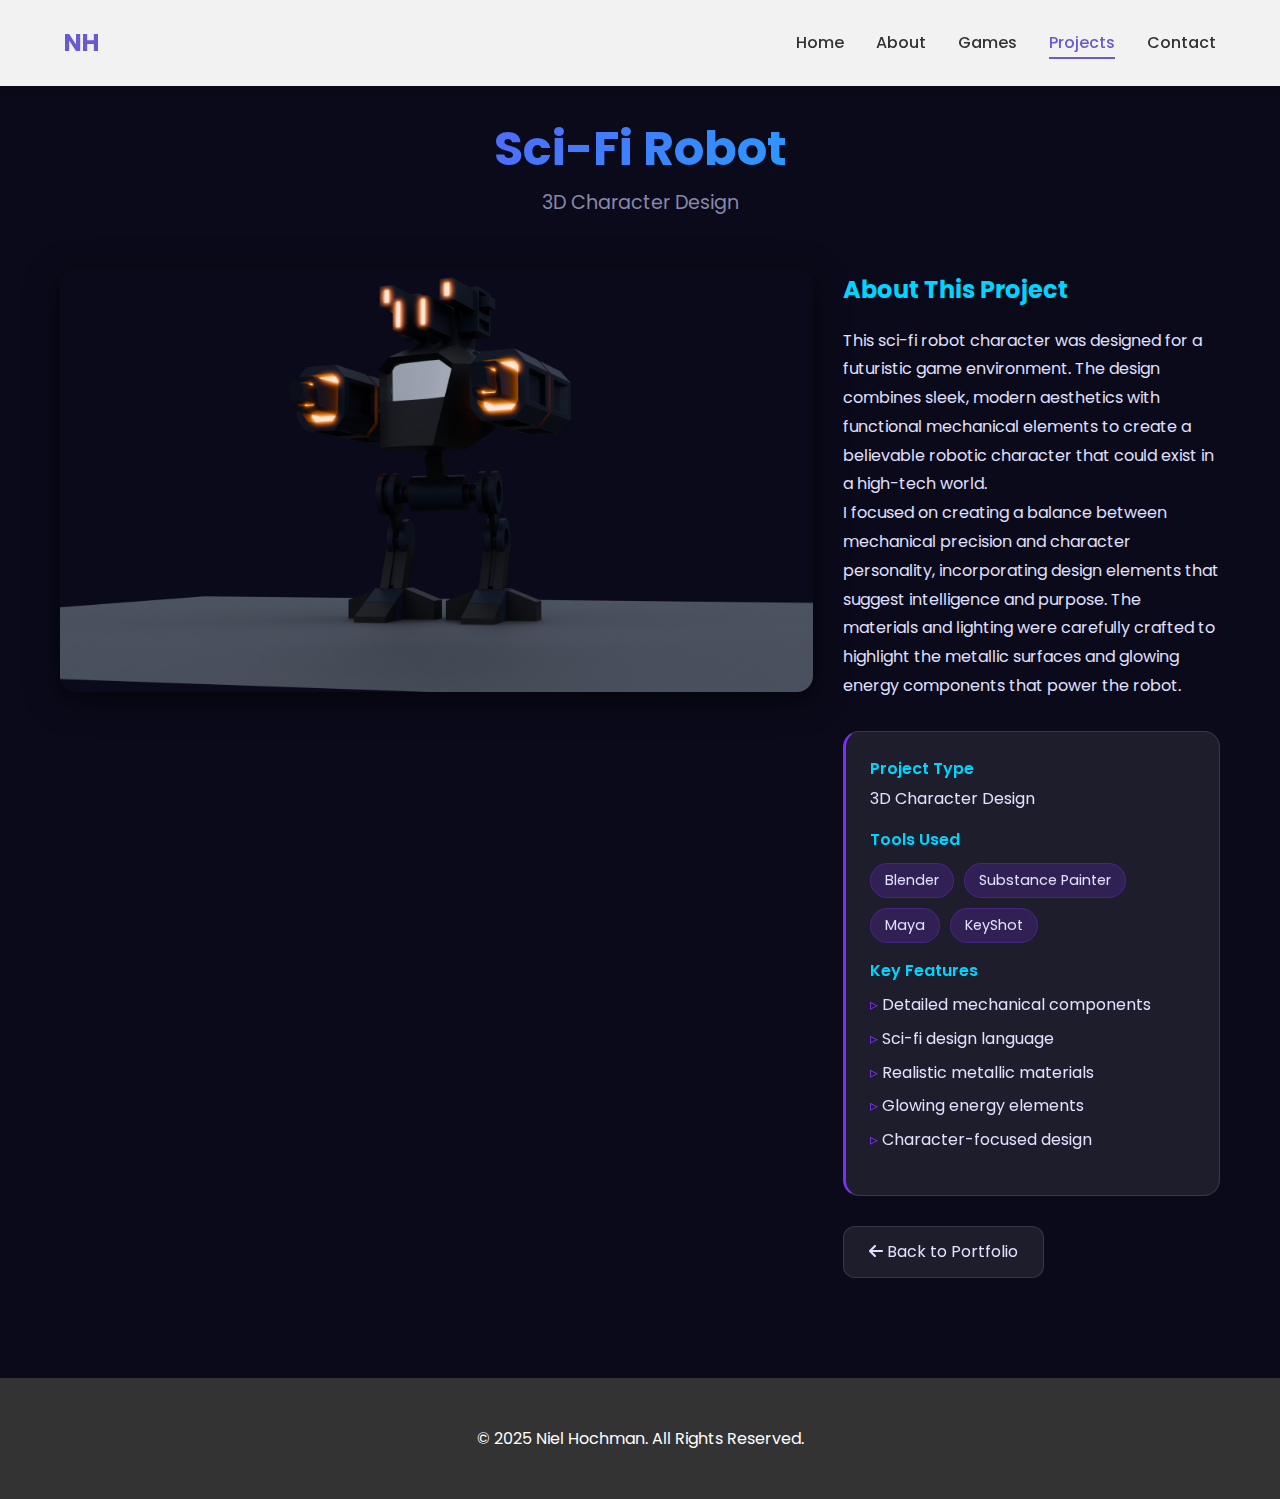
<file: projects/axe-design.html>
<!DOCTYPE html>
<html lang="en">
<head>
    <meta charset="UTF-8">
    <meta name="viewport" content="width=device-width, initial-scale=1.0">
    <title>Sci-Fi Robot - Niel Hochman Portfolio</title>
    <link rel="stylesheet" href="../styles.css">
    <link rel="stylesheet" href="https://cdnjs.cloudflare.com/ajax/libs/font-awesome/6.4.0/css/all.min.css">
    <link rel="preconnect" href="https://fonts.googleapis.com">
    <link rel="preconnect" href="https://fonts.gstatic.com" crossorigin>
    <link href="https://fonts.googleapis.com/css2?family=Poppins:wght@300;400;500;600;700&display=swap" rel="stylesheet">
    <style>
        body {
            background-color: #0a0a1a;
            color: #e0e0ff;
            font-family: 'Poppins', sans-serif;
        }
        .project-container {
            max-width: 1200px;
            margin: 0 auto;
            padding: 120px 20px 50px;
        }
        .project-header {
            text-align: center;
            margin-bottom: 50px;
        }
        .project-title {
            font-size: clamp(2rem, 4vw, 3rem);
            background: linear-gradient(135deg, #7b2ff7, #00d4ff);
            -webkit-background-clip: text;
            -webkit-text-fill-color: transparent;
            background-clip: text;
            margin-bottom: 10px;
        }
        .project-subtitle {
            font-size: 1.2rem;
            color: #8888aa;
            margin-bottom: 30px;
        }
        .project-details {
            display: flex;
            flex-wrap: wrap;
            gap: 30px;
            margin-bottom: 50px;
        }
        .project-info {
            flex: 1;
            min-width: 300px;
        }
        .project-description {
            margin-bottom: 30px;
            line-height: 1.8;
            color: #e0e0ff;
        }
        .project-description h2 {
            color: #00d4ff;
            margin-bottom: 15px;
        }
        .project-meta {
            background: rgba(255, 255, 255, 0.08);
            backdrop-filter: blur(16px);
            -webkit-backdrop-filter: blur(16px);
            border: 1px solid rgba(255, 255, 255, 0.12);
            border-radius: 16px;
            border-left: 3px solid #7b2ff7;
            padding: 24px;
        }
        .meta-item {
            margin-bottom: 15px;
        }
        .meta-title {
            font-weight: 600;
            color: #00d4ff;
            margin-bottom: 5px;
        }
        .meta-item ul {
            list-style: none;
            padding: 0;
        }
        .meta-item ul li {
            padding: 4px 0;
            color: #e0e0ff;
        }
        .meta-item ul li::before {
            content: '▹ ';
            color: #7b2ff7;
        }
        .project-showcase {
            flex: 2;
            min-width: 300px;
        }
        .main-image {
            width: 100%;
            border-radius: 16px;
            box-shadow: 0 8px 32px rgba(0, 0, 0, 0.5);
            margin-bottom: 30px;
        }
        .tools-used {
            display: flex;
            flex-wrap: wrap;
            gap: 10px;
            margin-top: 10px;
        }
        .tool-tag {
            background: rgba(123, 47, 247, 0.2);
            border: 1px solid rgba(123, 47, 247, 0.3);
            color: #e0e0ff;
            padding: 5px 14px;
            border-radius: 999px;
            font-size: 0.9rem;
        }
        .back-button {
            display: inline-block;
            margin-top: 30px;
            padding: 12px 25px;
            background: rgba(255, 255, 255, 0.08);
            backdrop-filter: blur(10px);
            -webkit-backdrop-filter: blur(10px);
            border: 1px solid rgba(255, 255, 255, 0.12);
            color: #e0e0ff;
            text-decoration: none;
            border-radius: 12px;
            transition: all 0.3s cubic-bezier(0.4, 0, 0.2, 1);
        }
        .back-button:hover {
            border-color: #7b2ff7;
            box-shadow: 0 0 20px rgba(123, 47, 247, 0.4);
            transform: translateY(-3px);
        }
        @media (max-width: 768px) {
            .project-details {
                flex-direction: column;
            }
            .project-showcase, .project-info {
                min-width: 100%;
            }
        }
        @media (max-width: 576px) {
            .project-container { padding: 80px 16px 40px; }
            .project-header { margin-bottom: 30px; }
            .project-subtitle { font-size: 1rem; }
            .tool-tag { font-size: 0.8rem; padding: 4px 10px; }
            .back-button { width: 100%; text-align: center; }
        }
    </style>
</head>
<body>
    <header>
        <div class="logo">
            <span class="logo-text">NH</span>
        </div>
        <nav>
            <ul>
                <li><a href="../index.html#hero" class="nav-link">Home</a></li>
                <li><a href="../index.html#about" class="nav-link">About</a></li>
                <li><a href="../index.html#games" class="nav-link">Games</a></li>
                <li><a href="../index.html#projects" class="nav-link active">Projects</a></li>
                <li><a href="../index.html#contact" class="nav-link">Contact</a></li>
            </ul>
        </nav>
        <button class="menu-toggle" aria-label="Menu">
            <span class="bar"></span>
            <span class="bar"></span>
            <span class="bar"></span>
        </button>
    </header>

    <main>
        <div class="project-container">
            <div class="project-header">
                <h1 class="project-title">Sci-Fi Robot</h1>
                <p class="project-subtitle">3D Character Design</p>
            </div>
            
            <div class="project-details">
                <div class="project-showcase">
                    <img src="image1.png" alt="Sci-Fi Robot" class="main-image">
                </div>
                
                <div class="project-info">
                    <div class="project-description">
                        <h2>About This Project</h2>
                        <p>This sci-fi robot character was designed for a futuristic game environment. The design combines sleek, modern aesthetics with functional mechanical elements to create a believable robotic character that could exist in a high-tech world.</p>
                        <p>I focused on creating a balance between mechanical precision and character personality, incorporating design elements that suggest intelligence and purpose. The materials and lighting were carefully crafted to highlight the metallic surfaces and glowing energy components that power the robot.</p>
                    </div>
                    
                    <div class="project-meta">
                        <div class="meta-item">
                            <div class="meta-title">Project Type</div>
                            <div>3D Character Design</div>
                        </div>
                        
                        <div class="meta-item">
                            <div class="meta-title">Tools Used</div>
                            <div class="tools-used">
                                <span class="tool-tag">Blender</span>
                                <span class="tool-tag">Substance Painter</span>
                                <span class="tool-tag">Maya</span>
                                <span class="tool-tag">KeyShot</span>
                            </div>
                        </div>
                        
                        <div class="meta-item">
                            <div class="meta-title">Key Features</div>
                            <ul>
                                <li>Detailed mechanical components</li>
                                <li>Sci-fi design language</li>
                                <li>Realistic metallic materials</li>
                                <li>Glowing energy elements</li>
                                <li>Character-focused design</li>
                            </ul>
                        </div>
                    </div>
                    
                    <a href="../index.html#projects" class="back-button">
                        <i class="fas fa-arrow-left"></i> Back to Portfolio
                    </a>
                </div>
            </div>
        </div>
    </main>

    <footer>
        <div class="footer-content">
            <p>&copy; 2025 Niel Hochman. All Rights Reserved.</p>
        </div>
    </footer>

    <script src="../script.js"></script>
</body>
</html>
</file>
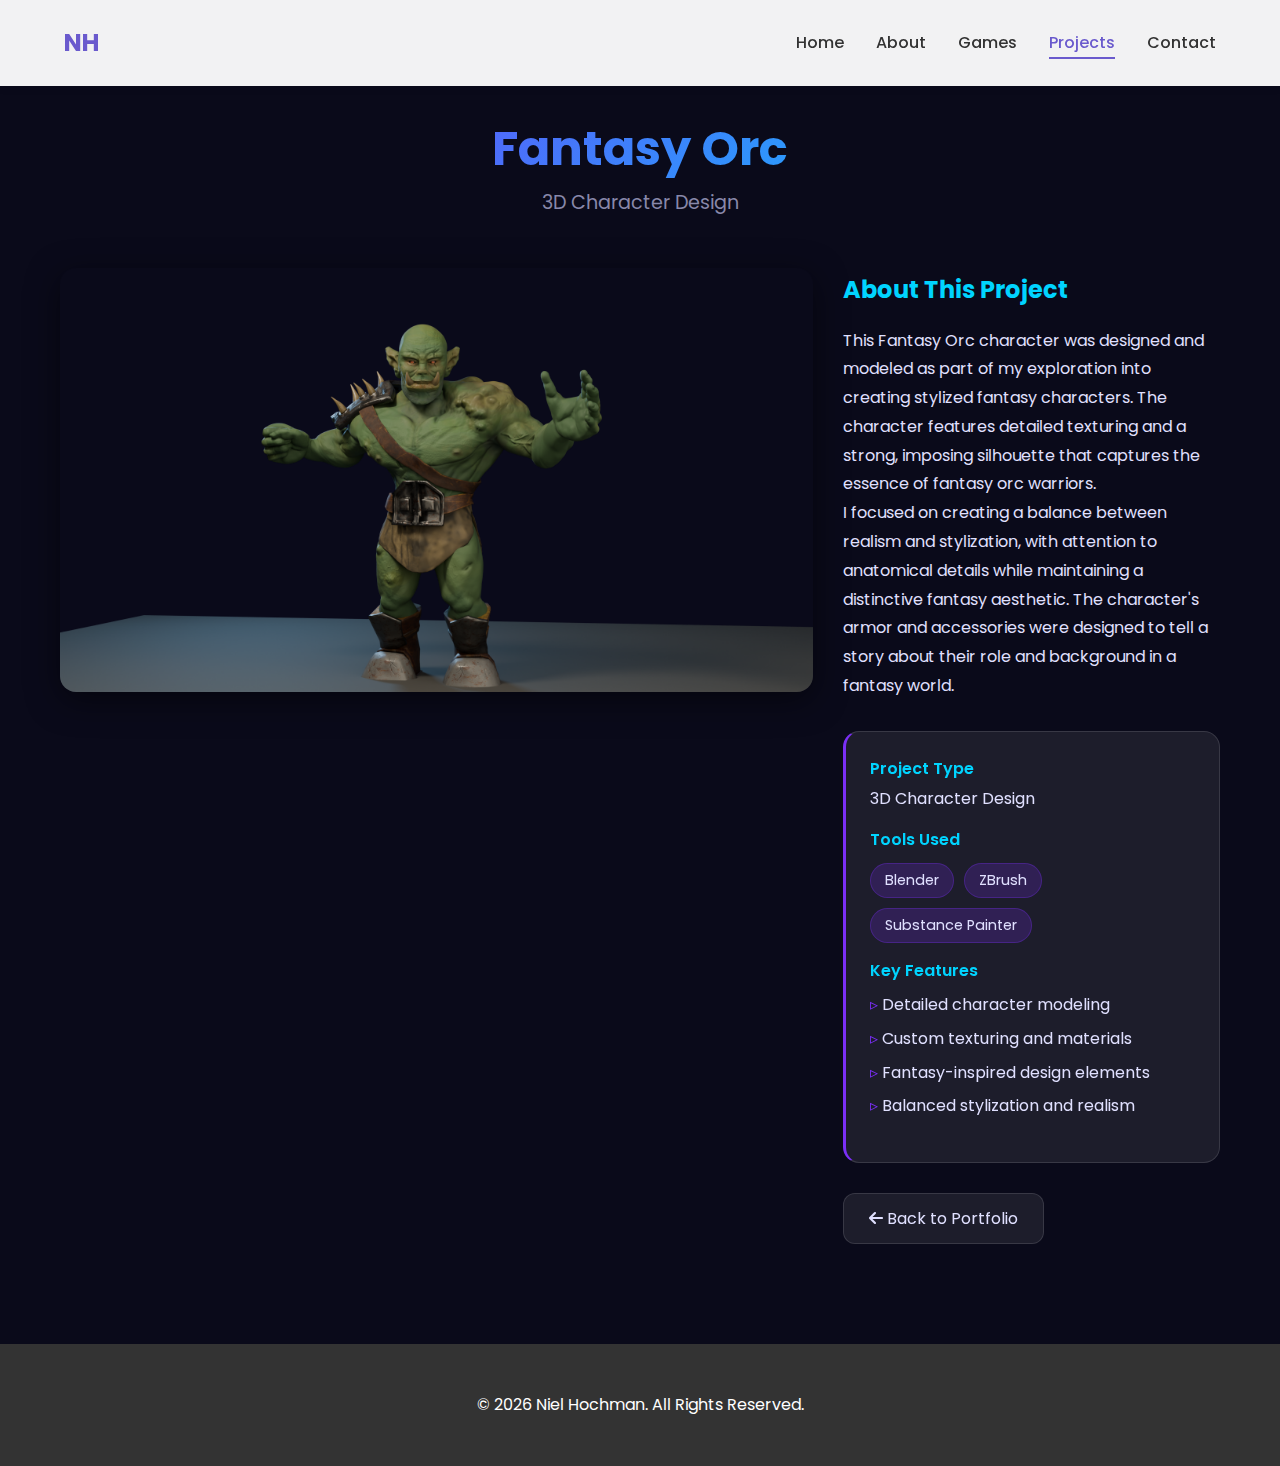
<file: projects/orc-character.html>
<!DOCTYPE html>
<html lang="en">
<head>
    <meta charset="UTF-8">
    <meta name="viewport" content="width=device-width, initial-scale=1.0">
    <title>Fantasy Orc - Niel Hochman Portfolio</title>
    <link rel="stylesheet" href="../styles.css">
    <link rel="stylesheet" href="https://cdnjs.cloudflare.com/ajax/libs/font-awesome/6.4.0/css/all.min.css">
    <link rel="preconnect" href="https://fonts.googleapis.com">
    <link rel="preconnect" href="https://fonts.gstatic.com" crossorigin>
    <link href="https://fonts.googleapis.com/css2?family=Poppins:wght@300;400;500;600;700&display=swap" rel="stylesheet">
    <style>
        body {
            background-color: #0a0a1a;
            color: #e0e0ff;
            font-family: 'Poppins', sans-serif;
        }
        .project-container {
            max-width: 1200px;
            margin: 0 auto;
            padding: 120px 20px 50px;
        }
        .project-header {
            text-align: center;
            margin-bottom: 50px;
        }
        .project-title {
            font-size: clamp(2rem, 4vw, 3rem);
            background: linear-gradient(135deg, #7b2ff7, #00d4ff);
            -webkit-background-clip: text;
            -webkit-text-fill-color: transparent;
            background-clip: text;
            margin-bottom: 10px;
        }
        .project-subtitle {
            font-size: 1.2rem;
            color: #8888aa;
            margin-bottom: 30px;
        }
        .project-details {
            display: flex;
            flex-wrap: wrap;
            gap: 30px;
            margin-bottom: 50px;
        }
        .project-info {
            flex: 1;
            min-width: 300px;
        }
        .project-description {
            margin-bottom: 30px;
            line-height: 1.8;
            color: #e0e0ff;
        }
        .project-description h2 {
            color: #00d4ff;
            margin-bottom: 15px;
        }
        .project-meta {
            background: rgba(255, 255, 255, 0.08);
            backdrop-filter: blur(16px);
            -webkit-backdrop-filter: blur(16px);
            border: 1px solid rgba(255, 255, 255, 0.12);
            border-radius: 16px;
            border-left: 3px solid #7b2ff7;
            padding: 24px;
        }
        .meta-item {
            margin-bottom: 15px;
        }
        .meta-title {
            font-weight: 600;
            color: #00d4ff;
            margin-bottom: 5px;
        }
        .meta-item ul {
            list-style: none;
            padding: 0;
        }
        .meta-item ul li {
            padding: 4px 0;
            color: #e0e0ff;
        }
        .meta-item ul li::before {
            content: '▹ ';
            color: #7b2ff7;
        }
        .project-showcase {
            flex: 2;
            min-width: 300px;
        }
        .main-image {
            width: 100%;
            border-radius: 16px;
            box-shadow: 0 8px 32px rgba(0, 0, 0, 0.5);
            margin-bottom: 30px;
        }
        .tools-used {
            display: flex;
            flex-wrap: wrap;
            gap: 10px;
            margin-top: 10px;
        }
        .tool-tag {
            background: rgba(123, 47, 247, 0.2);
            border: 1px solid rgba(123, 47, 247, 0.3);
            color: #e0e0ff;
            padding: 5px 14px;
            border-radius: 999px;
            font-size: 0.9rem;
        }
        .back-button {
            display: inline-block;
            margin-top: 30px;
            padding: 12px 25px;
            background: rgba(255, 255, 255, 0.08);
            backdrop-filter: blur(10px);
            -webkit-backdrop-filter: blur(10px);
            border: 1px solid rgba(255, 255, 255, 0.12);
            color: #e0e0ff;
            text-decoration: none;
            border-radius: 12px;
            transition: all 0.3s cubic-bezier(0.4, 0, 0.2, 1);
        }
        .back-button:hover {
            border-color: #7b2ff7;
            box-shadow: 0 0 20px rgba(123, 47, 247, 0.4);
            transform: translateY(-3px);
        }
        @media (max-width: 768px) {
            .project-details {
                flex-direction: column;
            }
            .project-showcase, .project-info {
                min-width: 100%;
            }
        }
        @media (max-width: 576px) {
            .project-container { padding: 80px 16px 40px; }
            .project-header { margin-bottom: 30px; }
            .project-subtitle { font-size: 1rem; }
            .tool-tag { font-size: 0.8rem; padding: 4px 10px; }
            .back-button { width: 100%; text-align: center; }
        }
    </style>
</head>
<body>
    <header>
        <div class="logo">
            <span class="logo-text">NH</span>
        </div>
        <nav>
            <ul>
                <li><a href="../index.html#hero" class="nav-link">Home</a></li>
                <li><a href="../index.html#about" class="nav-link">About</a></li>
                <li><a href="../index.html#games" class="nav-link">Games</a></li>
                <li><a href="../index.html#projects" class="nav-link active">Projects</a></li>
                <li><a href="../index.html#contact" class="nav-link">Contact</a></li>
            </ul>
        </nav>
        <button class="menu-toggle" aria-label="Menu">
            <span class="bar"></span>
            <span class="bar"></span>
            <span class="bar"></span>
        </button>
    </header>

    <main>
        <div class="project-container">
            <div class="project-header">
                <h1 class="project-title">Fantasy Orc</h1>
                <p class="project-subtitle">3D Character Design</p>
            </div>
            
            <div class="project-details">
                <div class="project-showcase">
                    <img src="orc2.png" alt="Fantasy Orc" class="main-image">
                </div>
                
                <div class="project-info">
                    <div class="project-description">
                        <h2>About This Project</h2>
                        <p>This Fantasy Orc character was designed and modeled as part of my exploration into creating stylized fantasy characters. The character features detailed texturing and a strong, imposing silhouette that captures the essence of fantasy orc warriors.</p>
                        <p>I focused on creating a balance between realism and stylization, with attention to anatomical details while maintaining a distinctive fantasy aesthetic. The character's armor and accessories were designed to tell a story about their role and background in a fantasy world.</p>
                    </div>
                    
                    <div class="project-meta">
                        <div class="meta-item">
                            <div class="meta-title">Project Type</div>
                            <div>3D Character Design</div>
                        </div>
                        
                        <div class="meta-item">
                            <div class="meta-title">Tools Used</div>
                            <div class="tools-used">
                                <span class="tool-tag">Blender</span>
                                <span class="tool-tag">ZBrush</span>
                                <span class="tool-tag">Substance Painter</span>
                            </div>
                        </div>
                        
                        <div class="meta-item">
                            <div class="meta-title">Key Features</div>
                            <ul>
                                <li>Detailed character modeling</li>
                                <li>Custom texturing and materials</li>
                                <li>Fantasy-inspired design elements</li>
                                <li>Balanced stylization and realism</li>
                            </ul>
                        </div>
                    </div>
                    
                    <a href="../index.html#projects" class="back-button">
                        <i class="fas fa-arrow-left"></i> Back to Portfolio
                    </a>
                </div>
            </div>
        </div>
    </main>

    <footer>
        <div class="footer-content">
            <p>&copy; 2026 Niel Hochman. All Rights Reserved.</p>
        </div>
    </footer>

    <script src="../script.js"></script>
</body>
</html>
</file>
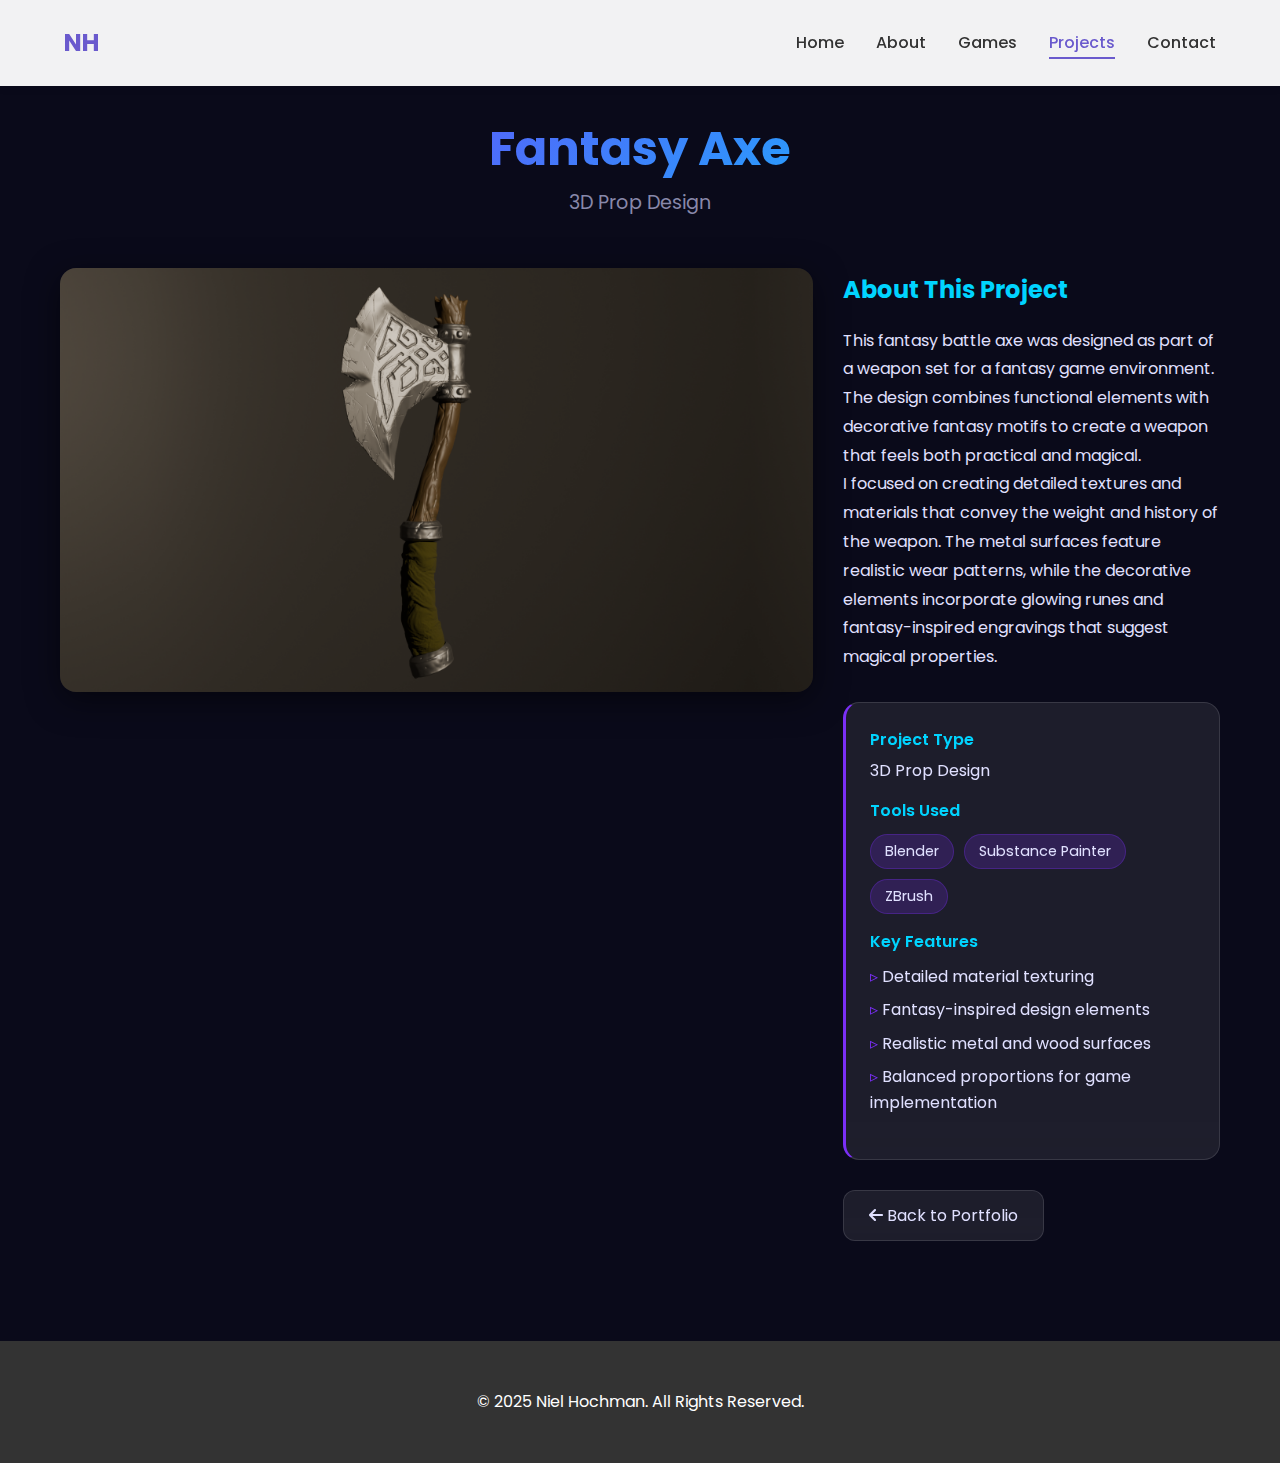
<file: projects/robot-design.html>
<!DOCTYPE html>
<html lang="en">
<head>
    <meta charset="UTF-8">
    <meta name="viewport" content="width=device-width, initial-scale=1.0">
    <title>Fantasy Axe - Niel Hochman Portfolio</title>
    <link rel="stylesheet" href="../styles.css">
    <link rel="stylesheet" href="https://cdnjs.cloudflare.com/ajax/libs/font-awesome/6.4.0/css/all.min.css">
    <link rel="preconnect" href="https://fonts.googleapis.com">
    <link rel="preconnect" href="https://fonts.gstatic.com" crossorigin>
    <link href="https://fonts.googleapis.com/css2?family=Poppins:wght@300;400;500;600;700&display=swap" rel="stylesheet">
    <style>
        body {
            background-color: #0a0a1a;
            color: #e0e0ff;
            font-family: 'Poppins', sans-serif;
        }
        .project-container {
            max-width: 1200px;
            margin: 0 auto;
            padding: 120px 20px 50px;
        }
        .project-header {
            text-align: center;
            margin-bottom: 50px;
        }
        .project-title {
            font-size: clamp(2rem, 4vw, 3rem);
            background: linear-gradient(135deg, #7b2ff7, #00d4ff);
            -webkit-background-clip: text;
            -webkit-text-fill-color: transparent;
            background-clip: text;
            margin-bottom: 10px;
        }
        .project-subtitle {
            font-size: 1.2rem;
            color: #8888aa;
            margin-bottom: 30px;
        }
        .project-details {
            display: flex;
            flex-wrap: wrap;
            gap: 30px;
            margin-bottom: 50px;
        }
        .project-info {
            flex: 1;
            min-width: 300px;
        }
        .project-description {
            margin-bottom: 30px;
            line-height: 1.8;
            color: #e0e0ff;
        }
        .project-description h2 {
            color: #00d4ff;
            margin-bottom: 15px;
        }
        .project-meta {
            background: rgba(255, 255, 255, 0.08);
            backdrop-filter: blur(16px);
            -webkit-backdrop-filter: blur(16px);
            border: 1px solid rgba(255, 255, 255, 0.12);
            border-radius: 16px;
            border-left: 3px solid #7b2ff7;
            padding: 24px;
        }
        .meta-item {
            margin-bottom: 15px;
        }
        .meta-title {
            font-weight: 600;
            color: #00d4ff;
            margin-bottom: 5px;
        }
        .meta-item ul {
            list-style: none;
            padding: 0;
        }
        .meta-item ul li {
            padding: 4px 0;
            color: #e0e0ff;
        }
        .meta-item ul li::before {
            content: '▹ ';
            color: #7b2ff7;
        }
        .project-showcase {
            flex: 2;
            min-width: 300px;
        }
        .main-image {
            width: 100%;
            border-radius: 16px;
            box-shadow: 0 8px 32px rgba(0, 0, 0, 0.5);
            margin-bottom: 30px;
        }
        .tools-used {
            display: flex;
            flex-wrap: wrap;
            gap: 10px;
            margin-top: 10px;
        }
        .tool-tag {
            background: rgba(123, 47, 247, 0.2);
            border: 1px solid rgba(123, 47, 247, 0.3);
            color: #e0e0ff;
            padding: 5px 14px;
            border-radius: 999px;
            font-size: 0.9rem;
        }
        .back-button {
            display: inline-block;
            margin-top: 30px;
            padding: 12px 25px;
            background: rgba(255, 255, 255, 0.08);
            backdrop-filter: blur(10px);
            -webkit-backdrop-filter: blur(10px);
            border: 1px solid rgba(255, 255, 255, 0.12);
            color: #e0e0ff;
            text-decoration: none;
            border-radius: 12px;
            transition: all 0.3s cubic-bezier(0.4, 0, 0.2, 1);
        }
        .back-button:hover {
            border-color: #7b2ff7;
            box-shadow: 0 0 20px rgba(123, 47, 247, 0.4);
            transform: translateY(-3px);
        }
        @media (max-width: 768px) {
            .project-details {
                flex-direction: column;
            }
            .project-showcase, .project-info {
                min-width: 100%;
            }
        }
    </style>
</head>
<body>
    <header>
        <div class="logo">
            <span class="logo-text">NH</span>
        </div>
        <nav>
            <ul>
                <li><a href="../index.html#hero" class="nav-link">Home</a></li>
                <li><a href="../index.html#about" class="nav-link">About</a></li>
                <li><a href="../index.html#games" class="nav-link">Games</a></li>
                <li><a href="../index.html#projects" class="nav-link active">Projects</a></li>
                <li><a href="../index.html#contact" class="nav-link">Contact</a></li>
            </ul>
        </nav>
        <div class="menu-toggle">
            <div class="bar"></div>
            <div class="bar"></div>
            <div class="bar"></div>
        </div>
    </header>

    <main>
        <div class="project-container">
            <div class="project-header">
                <h1 class="project-title">Fantasy Axe</h1>
                <p class="project-subtitle">3D Prop Design</p>
            </div>
            
            <div class="project-details">
                <div class="project-showcase">
                    <img src="image2.png" alt="Fantasy Axe" class="main-image">
                </div>
                
                <div class="project-info">
                    <div class="project-description">
                        <h2>About This Project</h2>
                        <p>This fantasy battle axe was designed as part of a weapon set for a fantasy game environment. The design combines functional elements with decorative fantasy motifs to create a weapon that feels both practical and magical.</p>
                        <p>I focused on creating detailed textures and materials that convey the weight and history of the weapon. The metal surfaces feature realistic wear patterns, while the decorative elements incorporate glowing runes and fantasy-inspired engravings that suggest magical properties.</p>
                    </div>
                    
                    <div class="project-meta">
                        <div class="meta-item">
                            <div class="meta-title">Project Type</div>
                            <div>3D Prop Design</div>
                        </div>
                        
                        <div class="meta-item">
                            <div class="meta-title">Tools Used</div>
                            <div class="tools-used">
                                <span class="tool-tag">Blender</span>
                                <span class="tool-tag">Substance Painter</span>
                                <span class="tool-tag">ZBrush</span>
                            </div>
                        </div>
                        
                        <div class="meta-item">
                            <div class="meta-title">Key Features</div>
                            <ul>
                                <li>Detailed material texturing</li>
                                <li>Fantasy-inspired design elements</li>
                                <li>Realistic metal and wood surfaces</li>
                                <li>Balanced proportions for game implementation</li>
                            </ul>
                        </div>
                    </div>
                    
                    <a href="../index.html#projects" class="back-button">
                        <i class="fas fa-arrow-left"></i> Back to Portfolio
                    </a>
                </div>
            </div>
        </div>
    </main>

    <footer>
        <div class="footer-content">
            <p>&copy; 2025 Niel Hochman. All Rights Reserved.</p>
        </div>
    </footer>

    <script src="../script.js"></script>
</body>
</html>
</file>
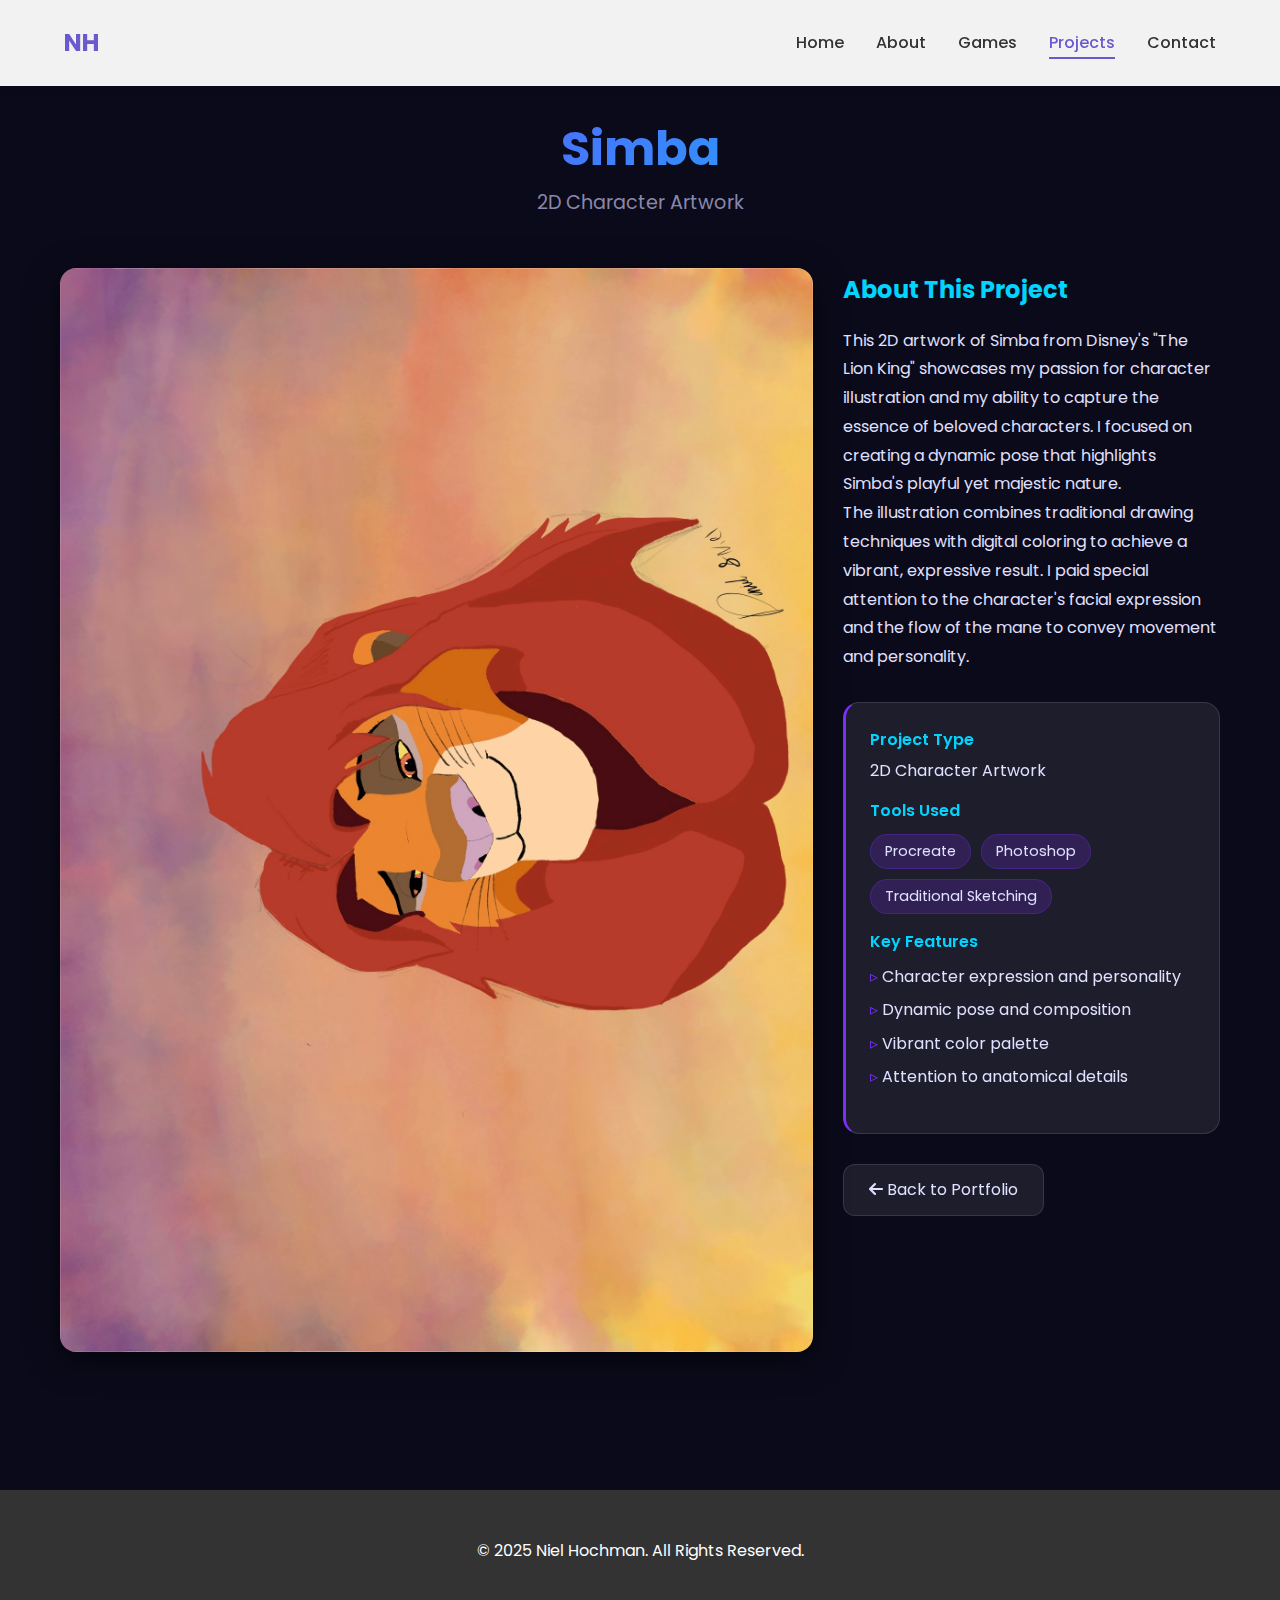
<file: projects/simba-artwork.html>
<!DOCTYPE html>
<html lang="en">
<head>
    <meta charset="UTF-8">
    <meta name="viewport" content="width=device-width, initial-scale=1.0">
    <title>Simba Artwork - Niel Hochman Portfolio</title>
    <link rel="stylesheet" href="../styles.css">
    <link rel="stylesheet" href="https://cdnjs.cloudflare.com/ajax/libs/font-awesome/6.4.0/css/all.min.css">
    <link rel="preconnect" href="https://fonts.googleapis.com">
    <link rel="preconnect" href="https://fonts.gstatic.com" crossorigin>
    <link href="https://fonts.googleapis.com/css2?family=Poppins:wght@300;400;500;600;700&display=swap" rel="stylesheet">
    <style>
        body {
            background-color: #0a0a1a;
            color: #e0e0ff;
            font-family: 'Poppins', sans-serif;
        }
        .project-container {
            max-width: 1200px;
            margin: 0 auto;
            padding: 120px 20px 50px;
        }
        .project-header {
            text-align: center;
            margin-bottom: 50px;
        }
        .project-title {
            font-size: clamp(2rem, 4vw, 3rem);
            background: linear-gradient(135deg, #7b2ff7, #00d4ff);
            -webkit-background-clip: text;
            -webkit-text-fill-color: transparent;
            background-clip: text;
            margin-bottom: 10px;
        }
        .project-subtitle {
            font-size: 1.2rem;
            color: #8888aa;
            margin-bottom: 30px;
        }
        .project-details {
            display: flex;
            flex-wrap: wrap;
            gap: 30px;
            margin-bottom: 50px;
        }
        .project-info {
            flex: 1;
            min-width: 300px;
        }
        .project-description {
            margin-bottom: 30px;
            line-height: 1.8;
            color: #e0e0ff;
        }
        .project-description h2 {
            color: #00d4ff;
            margin-bottom: 15px;
        }
        .project-meta {
            background: rgba(255, 255, 255, 0.08);
            backdrop-filter: blur(16px);
            -webkit-backdrop-filter: blur(16px);
            border: 1px solid rgba(255, 255, 255, 0.12);
            border-radius: 16px;
            border-left: 3px solid #7b2ff7;
            padding: 24px;
        }
        .meta-item {
            margin-bottom: 15px;
        }
        .meta-title {
            font-weight: 600;
            color: #00d4ff;
            margin-bottom: 5px;
        }
        .meta-item ul {
            list-style: none;
            padding: 0;
        }
        .meta-item ul li {
            padding: 4px 0;
            color: #e0e0ff;
        }
        .meta-item ul li::before {
            content: '▹ ';
            color: #7b2ff7;
        }
        .project-showcase {
            flex: 2;
            min-width: 300px;
        }
        .main-image {
            width: 100%;
            border-radius: 16px;
            box-shadow: 0 8px 32px rgba(0, 0, 0, 0.5);
            margin-bottom: 30px;
        }
        .tools-used {
            display: flex;
            flex-wrap: wrap;
            gap: 10px;
            margin-top: 10px;
        }
        .tool-tag {
            background: rgba(123, 47, 247, 0.2);
            border: 1px solid rgba(123, 47, 247, 0.3);
            color: #e0e0ff;
            padding: 5px 14px;
            border-radius: 999px;
            font-size: 0.9rem;
        }
        .back-button {
            display: inline-block;
            margin-top: 30px;
            padding: 12px 25px;
            background: rgba(255, 255, 255, 0.08);
            backdrop-filter: blur(10px);
            -webkit-backdrop-filter: blur(10px);
            border: 1px solid rgba(255, 255, 255, 0.12);
            color: #e0e0ff;
            text-decoration: none;
            border-radius: 12px;
            transition: all 0.3s cubic-bezier(0.4, 0, 0.2, 1);
        }
        .back-button:hover {
            border-color: #7b2ff7;
            box-shadow: 0 0 20px rgba(123, 47, 247, 0.4);
            transform: translateY(-3px);
        }
        @media (max-width: 768px) {
            .project-details {
                flex-direction: column;
            }
            .project-showcase, .project-info {
                min-width: 100%;
            }
        }
    </style>
</head>
<body>
    <header>
        <div class="logo">
            <span class="logo-text">NH</span>
        </div>
        <nav>
            <ul>
                <li><a href="../index.html#hero" class="nav-link">Home</a></li>
                <li><a href="../index.html#about" class="nav-link">About</a></li>
                <li><a href="../index.html#games" class="nav-link">Games</a></li>
                <li><a href="../index.html#projects" class="nav-link active">Projects</a></li>
                <li><a href="../index.html#contact" class="nav-link">Contact</a></li>
            </ul>
        </nav>
        <div class="menu-toggle">
            <div class="bar"></div>
            <div class="bar"></div>
            <div class="bar"></div>
        </div>
    </header>

    <main>
        <div class="project-container">
            <div class="project-header">
                <h1 class="project-title">Simba</h1>
                <p class="project-subtitle">2D Character Artwork</p>
            </div>
            
            <div class="project-details">
                <div class="project-showcase">
                    <img src="image0 (1).jpeg" alt="Simba Artwork" class="main-image simba-image">
                </div>
                
                <div class="project-info">
                    <div class="project-description">
                        <h2>About This Project</h2>
                        <p>This 2D artwork of Simba from Disney's "The Lion King" showcases my passion for character illustration and my ability to capture the essence of beloved characters. I focused on creating a dynamic pose that highlights Simba's playful yet majestic nature.</p>
                        <p>The illustration combines traditional drawing techniques with digital coloring to achieve a vibrant, expressive result. I paid special attention to the character's facial expression and the flow of the mane to convey movement and personality.</p>
                    </div>
                    
                    <div class="project-meta">
                        <div class="meta-item">
                            <div class="meta-title">Project Type</div>
                            <div>2D Character Artwork</div>
                        </div>
                        
                        <div class="meta-item">
                            <div class="meta-title">Tools Used</div>
                            <div class="tools-used">
                                <span class="tool-tag">Procreate</span>
                                <span class="tool-tag">Photoshop</span>
                                <span class="tool-tag">Traditional Sketching</span>
                            </div>
                        </div>
                        
                        <div class="meta-item">
                            <div class="meta-title">Key Features</div>
                            <ul>
                                <li>Character expression and personality</li>
                                <li>Dynamic pose and composition</li>
                                <li>Vibrant color palette</li>
                                <li>Attention to anatomical details</li>
                            </ul>
                        </div>
                    </div>
                    
                    <a href="../index.html#projects" class="back-button">
                        <i class="fas fa-arrow-left"></i> Back to Portfolio
                    </a>
                </div>
            </div>
        </div>
    </main>

    <footer>
        <div class="footer-content">
            <p>&copy; 2025 Niel Hochman. All Rights Reserved.</p>
        </div>
    </footer>

    <script src="../script.js"></script>
</body>
</html>
</file>
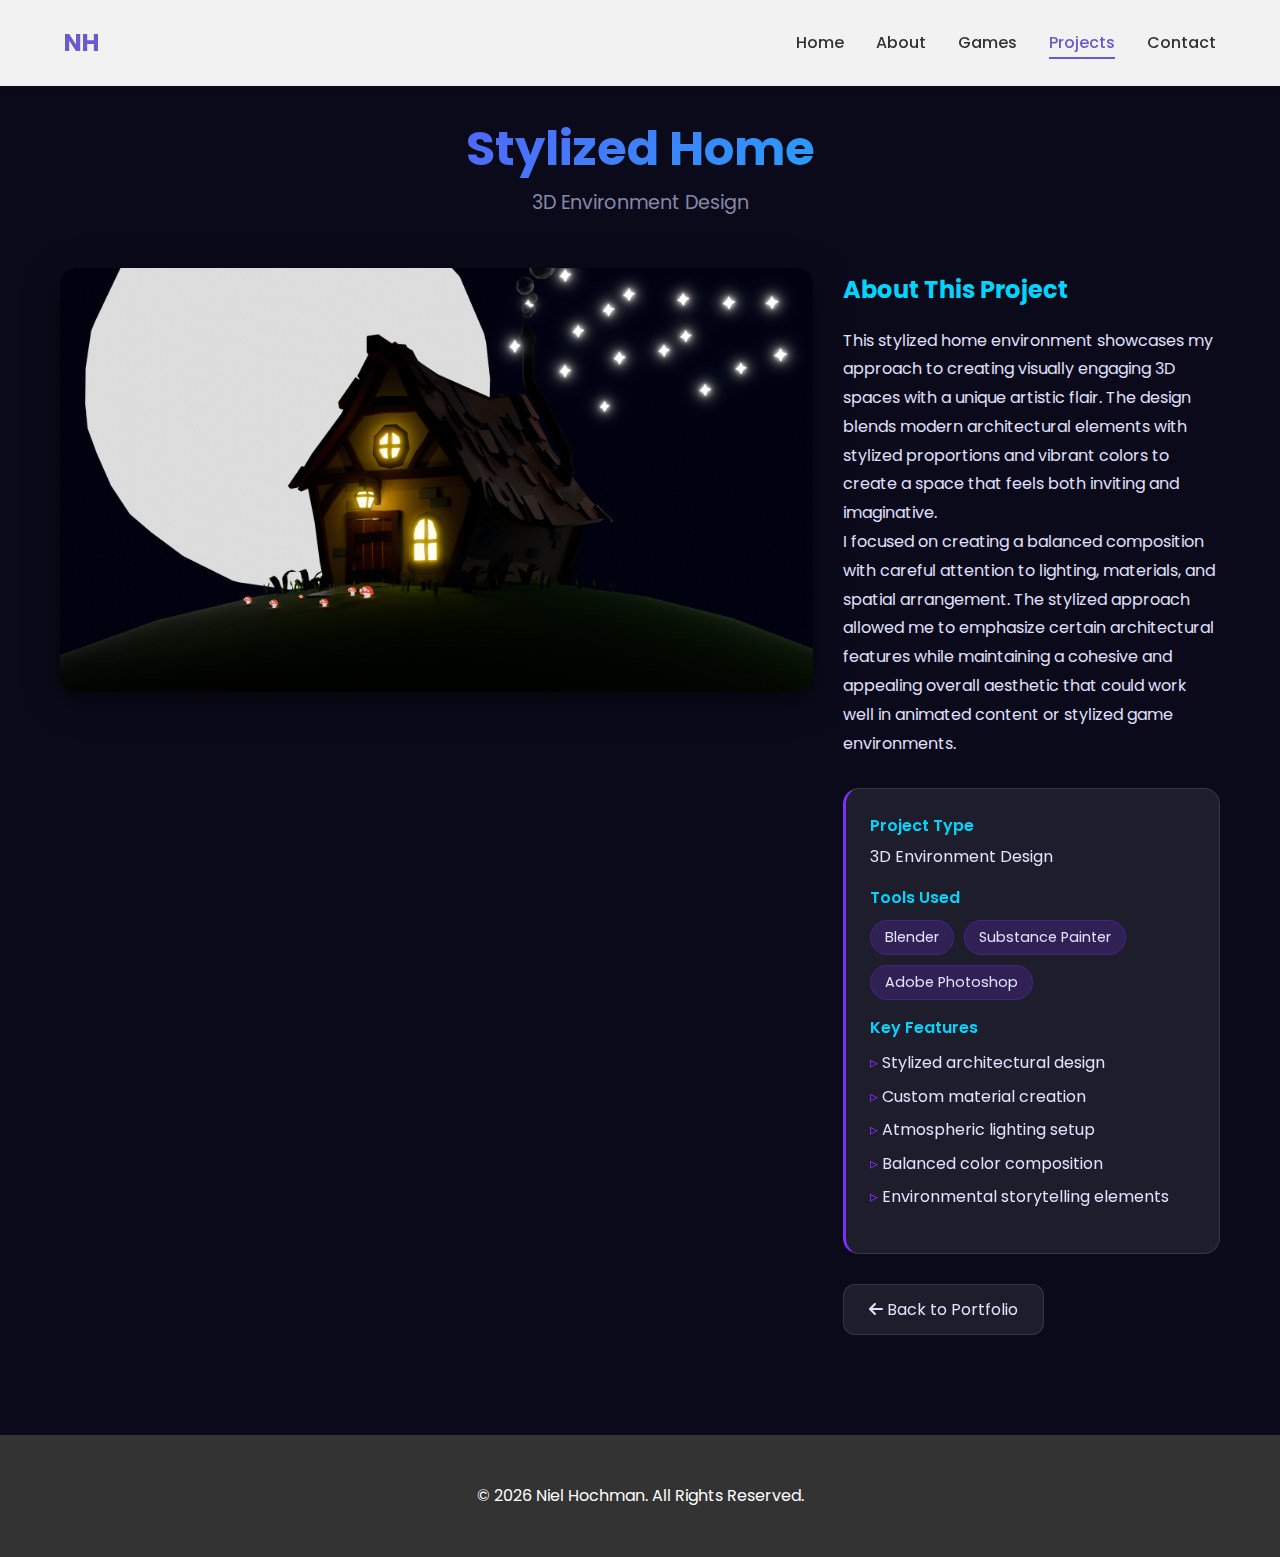
<file: projects/stylized-home.html>
<!DOCTYPE html>
<html lang="en">
<head>
    <meta charset="UTF-8">
    <meta name="viewport" content="width=device-width, initial-scale=1.0">
    <title>Stylized Home - Niel Hochman Portfolio</title>
    <link rel="stylesheet" href="../styles.css">
    <link rel="stylesheet" href="https://cdnjs.cloudflare.com/ajax/libs/font-awesome/6.4.0/css/all.min.css">
    <link rel="preconnect" href="https://fonts.googleapis.com">
    <link rel="preconnect" href="https://fonts.gstatic.com" crossorigin>
    <link href="https://fonts.googleapis.com/css2?family=Poppins:wght@300;400;500;600;700&display=swap" rel="stylesheet">
    <style>
        body {
            background-color: #0a0a1a;
            color: #e0e0ff;
            font-family: 'Poppins', sans-serif;
        }
        .project-container {
            max-width: 1200px;
            margin: 0 auto;
            padding: 120px 20px 50px;
        }
        .project-header {
            text-align: center;
            margin-bottom: 50px;
        }
        .project-title {
            font-size: clamp(2rem, 4vw, 3rem);
            background: linear-gradient(135deg, #7b2ff7, #00d4ff);
            -webkit-background-clip: text;
            -webkit-text-fill-color: transparent;
            background-clip: text;
            margin-bottom: 10px;
        }
        .project-subtitle {
            font-size: 1.2rem;
            color: #8888aa;
            margin-bottom: 30px;
        }
        .project-details {
            display: flex;
            flex-wrap: wrap;
            gap: 30px;
            margin-bottom: 50px;
        }
        .project-info {
            flex: 1;
            min-width: 300px;
        }
        .project-description {
            margin-bottom: 30px;
            line-height: 1.8;
            color: #e0e0ff;
        }
        .project-description h2 {
            color: #00d4ff;
            margin-bottom: 15px;
        }
        .project-meta {
            background: rgba(255, 255, 255, 0.08);
            backdrop-filter: blur(16px);
            -webkit-backdrop-filter: blur(16px);
            border: 1px solid rgba(255, 255, 255, 0.12);
            border-radius: 16px;
            border-left: 3px solid #7b2ff7;
            padding: 24px;
        }
        .meta-item {
            margin-bottom: 15px;
        }
        .meta-title {
            font-weight: 600;
            color: #00d4ff;
            margin-bottom: 5px;
        }
        .meta-item ul {
            list-style: none;
            padding: 0;
        }
        .meta-item ul li {
            padding: 4px 0;
            color: #e0e0ff;
        }
        .meta-item ul li::before {
            content: '▹ ';
            color: #7b2ff7;
        }
        .project-showcase {
            flex: 2;
            min-width: 300px;
        }
        .main-image {
            width: 100%;
            border-radius: 16px;
            box-shadow: 0 8px 32px rgba(0, 0, 0, 0.5);
            margin-bottom: 30px;
        }
        .tools-used {
            display: flex;
            flex-wrap: wrap;
            gap: 10px;
            margin-top: 10px;
        }
        .tool-tag {
            background: rgba(123, 47, 247, 0.2);
            border: 1px solid rgba(123, 47, 247, 0.3);
            color: #e0e0ff;
            padding: 5px 14px;
            border-radius: 999px;
            font-size: 0.9rem;
        }
        .back-button {
            display: inline-block;
            margin-top: 30px;
            padding: 12px 25px;
            background: rgba(255, 255, 255, 0.08);
            backdrop-filter: blur(10px);
            -webkit-backdrop-filter: blur(10px);
            border: 1px solid rgba(255, 255, 255, 0.12);
            color: #e0e0ff;
            text-decoration: none;
            border-radius: 12px;
            transition: all 0.3s cubic-bezier(0.4, 0, 0.2, 1);
        }
        .back-button:hover {
            border-color: #7b2ff7;
            box-shadow: 0 0 20px rgba(123, 47, 247, 0.4);
            transform: translateY(-3px);
        }
        @media (max-width: 768px) {
            .project-details {
                flex-direction: column;
            }
            .project-showcase, .project-info {
                min-width: 100%;
            }
        }
        @media (max-width: 576px) {
            .project-container { padding: 80px 16px 40px; }
            .project-header { margin-bottom: 30px; }
            .project-subtitle { font-size: 1rem; }
            .tool-tag { font-size: 0.8rem; padding: 4px 10px; }
            .back-button { width: 100%; text-align: center; }
        }
    </style>
</head>
<body>
    <header>
        <div class="logo">
            <span class="logo-text">NH</span>
        </div>
        <nav>
            <ul>
                <li><a href="../index.html#hero" class="nav-link">Home</a></li>
                <li><a href="../index.html#about" class="nav-link">About</a></li>
                <li><a href="../index.html#games" class="nav-link">Games</a></li>
                <li><a href="../index.html#projects" class="nav-link active">Projects</a></li>
                <li><a href="../index.html#contact" class="nav-link">Contact</a></li>
            </ul>
        </nav>
        <button class="menu-toggle" aria-label="Menu">
            <span class="bar"></span>
            <span class="bar"></span>
            <span class="bar"></span>
        </button>
    </header>

    <main>
        <div class="project-container">
            <div class="project-header">
                <h1 class="project-title">Stylized Home</h1>
                <p class="project-subtitle">3D Environment Design</p>
            </div>
            
            <div class="project-details">
                <div class="project-showcase">
                    <img src="homeupgraded.png" alt="Stylized Home Design" class="main-image">
                </div>
                
                <div class="project-info">
                    <div class="project-description">
                        <h2>About This Project</h2>
                        <p>This stylized home environment showcases my approach to creating visually engaging 3D spaces with a unique artistic flair. The design blends modern architectural elements with stylized proportions and vibrant colors to create a space that feels both inviting and imaginative.</p>
                        <p>I focused on creating a balanced composition with careful attention to lighting, materials, and spatial arrangement. The stylized approach allowed me to emphasize certain architectural features while maintaining a cohesive and appealing overall aesthetic that could work well in animated content or stylized game environments.</p>
                    </div>
                    
                    <div class="project-meta">
                        <div class="meta-item">
                            <div class="meta-title">Project Type</div>
                            <div>3D Environment Design</div>
                        </div>
                        
                        <div class="meta-item">
                            <div class="meta-title">Tools Used</div>
                            <div class="tools-used">
                                <span class="tool-tag">Blender</span>
                                <span class="tool-tag">Substance Painter</span>
                                <span class="tool-tag">Adobe Photoshop</span>
                            </div>
                        </div>
                        
                        <div class="meta-item">
                            <div class="meta-title">Key Features</div>
                            <ul>
                                <li>Stylized architectural design</li>
                                <li>Custom material creation</li>
                                <li>Atmospheric lighting setup</li>
                                <li>Balanced color composition</li>
                                <li>Environmental storytelling elements</li>
                            </ul>
                        </div>
                    </div>
                    
                    <a href="../index.html#projects" class="back-button">
                        <i class="fas fa-arrow-left"></i> Back to Portfolio
                    </a>
                </div>
            </div>
        </div>
    </main>

    <footer>
        <div class="footer-content">
            <p>&copy; 2026 Niel Hochman. All Rights Reserved.</p>
        </div>
    </footer>

    <script src="../script.js"></script>
</body>
</html>
</file>
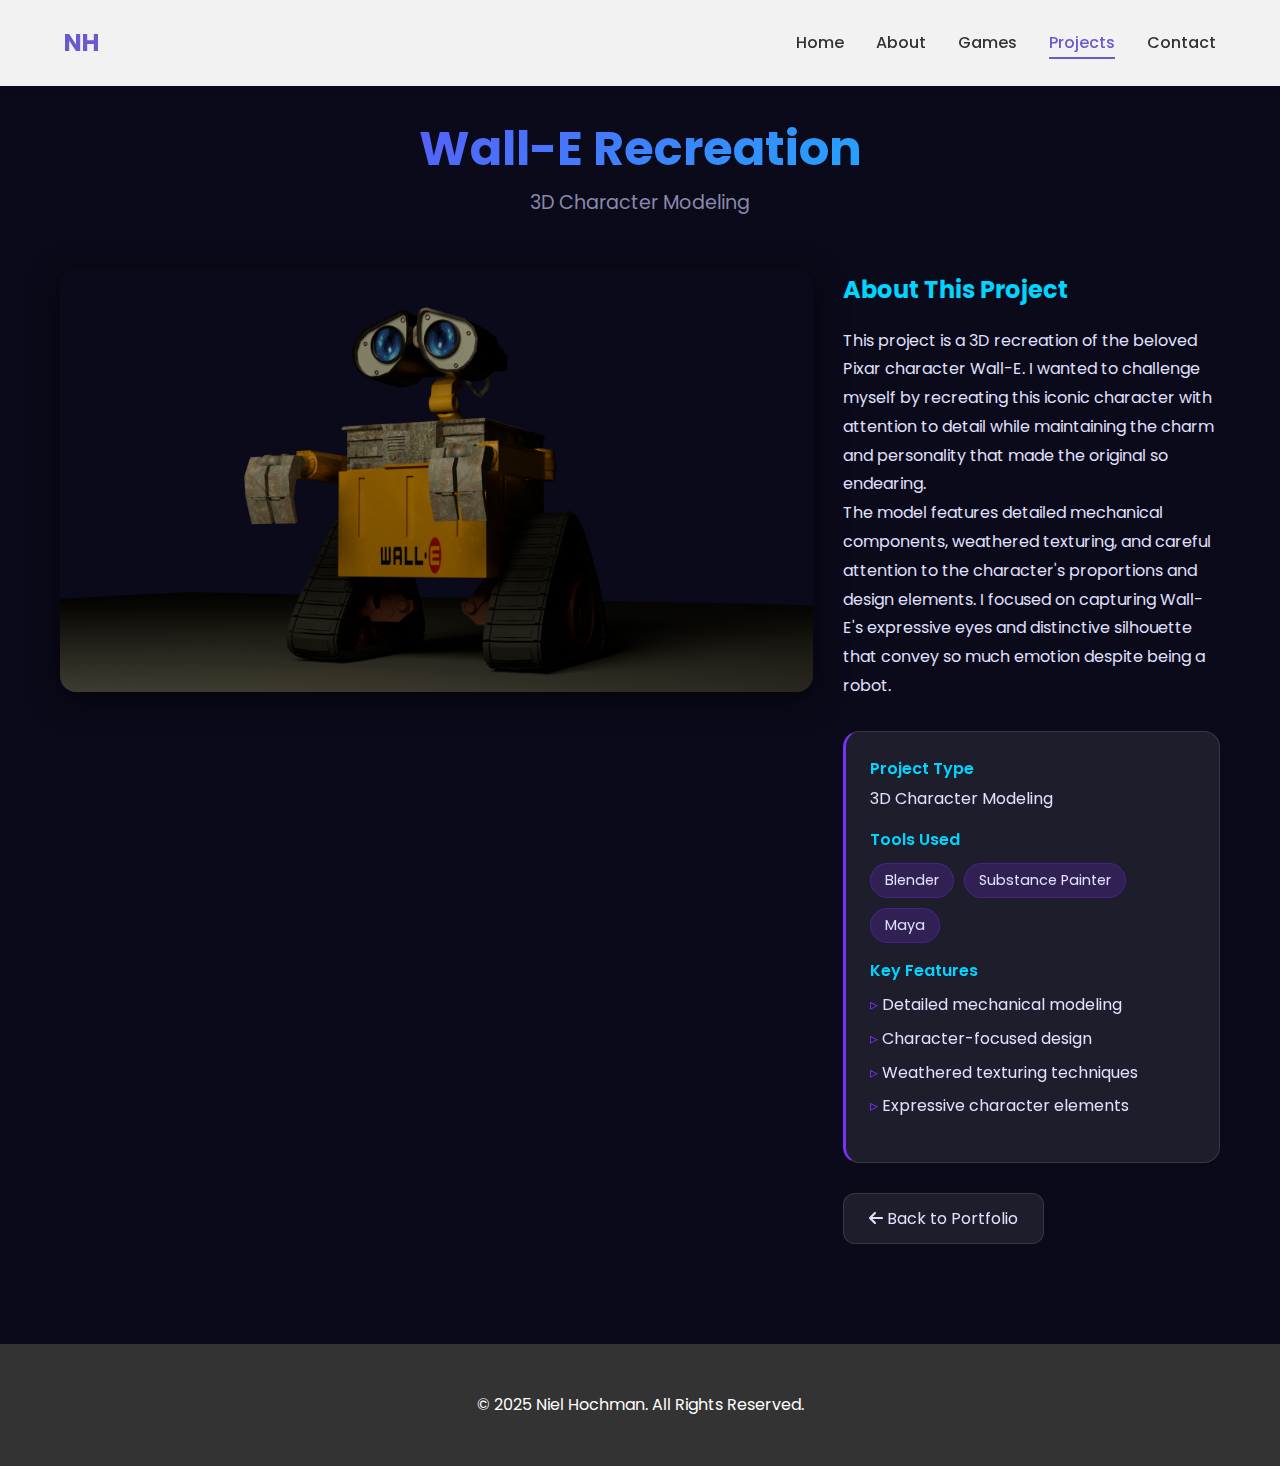
<file: projects/walle-character.html>
<!DOCTYPE html>
<html lang="en">
<head>
    <meta charset="UTF-8">
    <meta name="viewport" content="width=device-width, initial-scale=1.0">
    <title>Wall-E Recreation - Niel Hochman Portfolio</title>
    <link rel="stylesheet" href="../styles.css">
    <link rel="stylesheet" href="https://cdnjs.cloudflare.com/ajax/libs/font-awesome/6.4.0/css/all.min.css">
    <link rel="preconnect" href="https://fonts.googleapis.com">
    <link rel="preconnect" href="https://fonts.gstatic.com" crossorigin>
    <link href="https://fonts.googleapis.com/css2?family=Poppins:wght@300;400;500;600;700&display=swap" rel="stylesheet">
    <style>
        body {
            background-color: #0a0a1a;
            color: #e0e0ff;
            font-family: 'Poppins', sans-serif;
        }
        .project-container {
            max-width: 1200px;
            margin: 0 auto;
            padding: 120px 20px 50px;
        }
        .project-header {
            text-align: center;
            margin-bottom: 50px;
        }
        .project-title {
            font-size: clamp(2rem, 4vw, 3rem);
            background: linear-gradient(135deg, #7b2ff7, #00d4ff);
            -webkit-background-clip: text;
            -webkit-text-fill-color: transparent;
            background-clip: text;
            margin-bottom: 10px;
        }
        .project-subtitle {
            font-size: 1.2rem;
            color: #8888aa;
            margin-bottom: 30px;
        }
        .project-details {
            display: flex;
            flex-wrap: wrap;
            gap: 30px;
            margin-bottom: 50px;
        }
        .project-info {
            flex: 1;
            min-width: 300px;
        }
        .project-description {
            margin-bottom: 30px;
            line-height: 1.8;
            color: #e0e0ff;
        }
        .project-description h2 {
            color: #00d4ff;
            margin-bottom: 15px;
        }
        .project-meta {
            background: rgba(255, 255, 255, 0.08);
            backdrop-filter: blur(16px);
            -webkit-backdrop-filter: blur(16px);
            border: 1px solid rgba(255, 255, 255, 0.12);
            border-radius: 16px;
            border-left: 3px solid #7b2ff7;
            padding: 24px;
        }
        .meta-item {
            margin-bottom: 15px;
        }
        .meta-title {
            font-weight: 600;
            color: #00d4ff;
            margin-bottom: 5px;
        }
        .meta-item ul {
            list-style: none;
            padding: 0;
        }
        .meta-item ul li {
            padding: 4px 0;
            color: #e0e0ff;
        }
        .meta-item ul li::before {
            content: '▹ ';
            color: #7b2ff7;
        }
        .project-showcase {
            flex: 2;
            min-width: 300px;
        }
        .main-image {
            width: 100%;
            border-radius: 16px;
            box-shadow: 0 8px 32px rgba(0, 0, 0, 0.5);
            margin-bottom: 30px;
        }
        .tools-used {
            display: flex;
            flex-wrap: wrap;
            gap: 10px;
            margin-top: 10px;
        }
        .tool-tag {
            background: rgba(123, 47, 247, 0.2);
            border: 1px solid rgba(123, 47, 247, 0.3);
            color: #e0e0ff;
            padding: 5px 14px;
            border-radius: 999px;
            font-size: 0.9rem;
        }
        .back-button {
            display: inline-block;
            margin-top: 30px;
            padding: 12px 25px;
            background: rgba(255, 255, 255, 0.08);
            backdrop-filter: blur(10px);
            -webkit-backdrop-filter: blur(10px);
            border: 1px solid rgba(255, 255, 255, 0.12);
            color: #e0e0ff;
            text-decoration: none;
            border-radius: 12px;
            transition: all 0.3s cubic-bezier(0.4, 0, 0.2, 1);
        }
        .back-button:hover {
            border-color: #7b2ff7;
            box-shadow: 0 0 20px rgba(123, 47, 247, 0.4);
            transform: translateY(-3px);
        }
        @media (max-width: 768px) {
            .project-details {
                flex-direction: column;
            }
            .project-showcase, .project-info {
                min-width: 100%;
            }
        }
    </style>
</head>
<body>
    <header>
        <div class="logo">
            <span class="logo-text">NH</span>
        </div>
        <nav>
            <ul>
                <li><a href="../index.html#hero" class="nav-link">Home</a></li>
                <li><a href="../index.html#about" class="nav-link">About</a></li>
                <li><a href="../index.html#games" class="nav-link">Games</a></li>
                <li><a href="../index.html#projects" class="nav-link active">Projects</a></li>
                <li><a href="../index.html#contact" class="nav-link">Contact</a></li>
            </ul>
        </nav>
        <div class="menu-toggle">
            <div class="bar"></div>
            <div class="bar"></div>
            <div class="bar"></div>
        </div>
    </header>

    <main>
        <div class="project-container">
            <div class="project-header">
                <h1 class="project-title">Wall-E Recreation</h1>
                <p class="project-subtitle">3D Character Modeling</p>
            </div>
            
            <div class="project-details">
                <div class="project-showcase">
                    <img src="walle4.png" alt="Wall-E Character" class="main-image">
                </div>
                
                <div class="project-info">
                    <div class="project-description">
                        <h2>About This Project</h2>
                        <p>This project is a 3D recreation of the beloved Pixar character Wall-E. I wanted to challenge myself by recreating this iconic character with attention to detail while maintaining the charm and personality that made the original so endearing.</p>
                        <p>The model features detailed mechanical components, weathered texturing, and careful attention to the character's proportions and design elements. I focused on capturing Wall-E's expressive eyes and distinctive silhouette that convey so much emotion despite being a robot.</p>
                    </div>
                    
                    <div class="project-meta">
                        <div class="meta-item">
                            <div class="meta-title">Project Type</div>
                            <div>3D Character Modeling</div>
                        </div>
                        
                        <div class="meta-item">
                            <div class="meta-title">Tools Used</div>
                            <div class="tools-used">
                                <span class="tool-tag">Blender</span>
                                <span class="tool-tag">Substance Painter</span>
                                <span class="tool-tag">Maya</span>
                            </div>
                        </div>
                        
                        <div class="meta-item">
                            <div class="meta-title">Key Features</div>
                            <ul>
                                <li>Detailed mechanical modeling</li>
                                <li>Character-focused design</li>
                                <li>Weathered texturing techniques</li>
                                <li>Expressive character elements</li>
                            </ul>
                        </div>
                    </div>
                    
                    <a href="../index.html#projects" class="back-button">
                        <i class="fas fa-arrow-left"></i> Back to Portfolio
                    </a>
                </div>
            </div>
        </div>
    </main>

    <footer>
        <div class="footer-content">
            <p>&copy; 2025 Niel Hochman. All Rights Reserved.</p>
        </div>
    </footer>

    <script src="../script.js"></script>
</body>
</html>
</file>
<file: disney-styles.css>
/* Disney-inspired styles for the animation portfolio */

/* Override some base variables with Disney inspired colors and fonts */
:root {
    --disney-blue: #1E73BE;
    --disney-gold: #F0D882;
    --disney-purple: #8F73BE;
    --disney-pink: #EF86A1;
    --magic-gradient: linear-gradient(135deg, var(--disney-blue) 0%, var(--disney-purple) 100%);
}

/* Special Disney-inspired title font for headings */
h1, h2, .section-header h2, .logo-text {
    font-family: 'Bubblegum Sans', cursive;
    letter-spacing: 1px;
}

/* Magical highlight effect for emphasis */
.highlight {
    background: linear-gradient(120deg, var(--disney-gold) 0%, #FFEEAA 100%);
    background-clip: text;
    -webkit-background-clip: text;
    color: transparent;
    text-shadow: 0px 2px 5px rgba(255, 215, 0, 0.2);
}

.highlight::after {
    background-color: rgba(240, 216, 130, 0.3);
}

/* Magical floating animation for hero section */
.hero {
    background-image: 
        radial-gradient(circle at 20% 80%, rgba(240, 216, 130, 0.1) 0%, transparent 20%),
        radial-gradient(circle at 80% 10%, rgba(143, 115, 190, 0.1) 0%, transparent 30%);
    position: relative;
    overflow: hidden;
}

/* Sparkle effects */
.hero::before, .hero::after {
    content: '';
    position: absolute;
    width: 3px;
    height: 3px;
    border-radius: 50%;
    background-color: white;
    box-shadow: 0 0 10px 2px rgba(255, 255, 255, 0.8);
    animation: twinkle 8s infinite linear;
    opacity: 0.7;
}

.hero::before {
    top: 20%;
    left: 15%;
    animation-delay: 1s;
}

.hero::after {
    top: 70%;
    right: 20%;
    animation-delay: 3s;
}

@keyframes twinkle {
    0%, 100% { opacity: 0; transform: scale(0.1); }
    50% { opacity: 0.7; transform: scale(1); }
}

/* Disney-inspired button styles */
.btn.primary {
    background: var(--magic-gradient);
    border: none;
    position: relative;
    overflow: hidden;
    z-index: 1;
}

.btn.primary::before {
    content: '';
    position: absolute;
    top: -10px;
    left: -10px;
    right: -10px;
    bottom: -10px;
    background: linear-gradient(90deg, transparent, rgba(255, 255, 255, 0.2), transparent);
    transform: translateX(-100%);
    transition: all 0.6s ease;
    z-index: -1;
}

.btn.primary:hover::before {
    transform: translateX(100%);
}

/* Magic wand cursor for .btn elements */
.btn {
    cursor: url('data:image/svg+xml;utf8,<svg xmlns="http://www.w3.org/2000/svg" width="32" height="32" viewBox="0 0 24 24" fill="none" stroke="%236a5acd" stroke-width="2" stroke-linecap="round" stroke-linejoin="round"><path d="M12 2L15 11L21 11L16 17L18 23L12 20L6 23L8 17L3 11L9 11Z"></path></svg>') 16 16, auto;
}

/* Floating animations for portfolio items */
.portfolio-item {
    transition: all 0.5s cubic-bezier(0.175, 0.885, 0.32, 1.275);
}

.portfolio-item:hover {
    transform: translateY(-15px) scale(1.05);
    box-shadow: 0 20px 40px rgba(0, 0, 0, 0.15), 
                0 0 20px rgba(106, 90, 205, 0.3), 
                0 0 0 5px rgba(106, 90, 205, 0.1);
}

/* Magic sparkle effect for portfolio items */
.portfolio-item::after {
    content: '';
    position: absolute;
    top: -10px;
    left: -10px;
    width: 20px;
    height: 20px;
    border-radius: 50%;
    background: radial-gradient(circle, white 10%, transparent 70%);
    opacity: 0;
    transform: scale(0);
    transition: all 0.5s ease;
    z-index: 2;
    pointer-events: none;
}

.portfolio-item:hover::after {
    opacity: 0.8;
    transform: scale(1);
    animation: moveSparkle 2s infinite linear;
}

@keyframes moveSparkle {
    0% { top: -10px; left: -10px; }
    25% { top: -10px; left: calc(100% - 10px); }
    50% { top: calc(100% - 10px); left: calc(100% - 10px); }
    75% { top: calc(100% - 10px); left: -10px; }
    100% { top: -10px; left: -10px; }
}

/* Disney castle silhouette in the background of the hero section */
.hero-visual::before {
    content: '';
    position: absolute;
    bottom: 0;
    right: 10%;
    width: 250px;
    height: 180px;
    background-image: url('data:image/svg+xml;utf8,<svg xmlns="http://www.w3.org/2000/svg" viewBox="0 0 512 512" fill="%238F73BE" opacity="0.1"><path d="M256 0c-5.5 0-10.9 1.2-16 3.5V16c0 8.8-7.2 16-16 16s-16-7.2-16-16V3.5c-5.1-2.3-10.5-3.5-16-3.5-13.3 0-25.5 6.5-33 17.4l-7.5 11c-3.5 5.1-9.3 8.2-15.5 8.2-5.9 0-11.4-2.8-15-7.5l-7.5-10C105 6.6 92.8 0 79.5 0 63.5 0 49.1 10.3 44.3 25.5L37.5 52.4c-1.2 3.9-4.8 6.6-8.9 6.6-4.2 0-7.8-2.7-9-6.6L12.8 25.5C8 10.3-6.4 0-22.4 0c-13.3 0-25.5 6.5-33 17.4l-7.5 11c-3.5 5.1-9.3 8.2-15.5 8.2-5.9 0-11.4-2.8-15-7.5l-7.5-10C-108.5 6.6-120.7 0-134 0c-21.1 0-38.3 17.1-38.3 38.3v72.6c0 17.2 6.8 33.7 19.1 45.9l70.4 70.4c3 3 4.7 7.1 4.7 11.3V512h32V238.6c0-13.1-5.2-25.7-14.6-35l-70.4-70.4c-6.1-6.1-9.5-14.3-9.5-22.9V38.3c0-3.5 2.8-6.3 6.3-6.3 2.4 0 4.5 1.1 5.9 2.9l7.5 10c9.1 12.7 23.8 20.3 39.5 20.3 16.3 0 31.5-8.1 40.5-21.7l7.5-11c1.5-2.1 3.9-3.4 6.5-3.4 3.5 0 6.3 2.8 6.3 6.3 0 1.3-.4 2.6-1.2 3.7l-6.9 9.2c-1.9 2.5-2.9 5.6-2.9 8.8 0 8.2 6.6 14.8 14.8 14.8 4.9 0 9.4-2.4 12.2-6.4l40.1-59.3 4.8-7.1c1.5-2.1 3.9-3.4 6.5-3.4 3.5 0 6.3 2.8 6.3 6.3v146.3c0 4.4 3.6 8 8 8h32c4.4 0 8-3.6 8-8V0z"/><path d="M256 0c5.5 0 10.9 1.2 16 3.5V16c0 8.8 7.2 16 16 16s16-7.2 16-16V3.5c5.1-2.3 10.5-3.5 16-3.5 13.3 0 25.5 6.5 33 17.4l7.5 11c3.5 5.1 9.3 8.2 15.5 8.2 5.9 0 11.4-2.8 15-7.5l7.5-10C407 6.6 419.2 0 432.5 0c16 0 30.4 10.3 35.2 25.5l6.8 26.9c1.2 3.9 4.8 6.6 8.9 6.6 4.2 0 7.8-2.7 9-6.6l6.8-26.9C504 10.3 518.4 0 534.4 0c13.3 0 25.5 6.5 33 17.4l7.5 11c3.5 5.1 9.3 8.2 15.5 8.2 5.9 0 11.4-2.8 15-7.5l7.5-10C620.5 6.6 632.7 0 646 0c21.1 0 38.3 17.1 38.3 38.3v72.6c0 17.2-6.8 33.7-19.1 45.9l-70.4 70.4c-3 3-4.7 7.1-4.7 11.3V512h-32V238.6c0-13.1 5.2-25.7 14.6-35l70.4-70.4c6.1-6.1 9.5-14.3 9.5-22.9V38.3c0-3.5-2.8-6.3-6.3-6.3-2.4 0-4.5 1.1-5.9 2.9l-7.5 10c-9.1 12.7-23.8 20.3-39.5 20.3-16.3 0-31.5-8.1-40.5-21.7l-7.5-11c-1.5-2.1-3.9-3.4-6.5-3.4-3.5 0-6.3 2.8-6.3 6.3 0 1.3.4 2.6 1.2 3.7l6.9 9.2c1.9 2.5 2.9 5.6 2.9 8.8 0 8.2-6.6 14.8-14.8 14.8-4.9 0-9.4-2.4-12.2-6.4l-40.1-59.3-4.8-7.1c-1.5-2.1-3.9-3.4-6.5-3.4-3.5 0-6.3 2.8-6.3 6.3v146.3c0 4.4-3.6 8-8 8h-32c-4.4 0-8-3.6-8-8V0z"/></svg>');
    background-size: contain;
    background-repeat: no-repeat;
    opacity: 0.1;
    z-index: -1;
}

/* Magic swirl animations in the background */
.work {
    position: relative;
    overflow: hidden;
}

.work::before {
    content: '';
    position: absolute;
    top: 0;
    left: 0;
    width: 100%;
    height: 100%;
    background-image: url('data:image/svg+xml;utf8,<svg xmlns="http://www.w3.org/2000/svg" width="100" height="100" viewBox="0 0 100 100" fill="none"><path d="M50 0C22.4 0 0 22.4 0 50C0 77.6 22.4 100 50 100C77.6 100 100 77.6 100 50C100 22.4 77.6 0 50 0ZM50 90C27.9 90 10 72.1 10 50C10 27.9 27.9 10 50 10C72.1 10 90 27.9 90 50C90 72.1 72.1 90 50 90Z" fill="%238F73BE" opacity="0.07"/></svg>');
    background-size: 300px;
    z-index: -1;
    opacity: 0.1;
}

/* Magical floating animation for contact section items */
.contact-item {
    transition: all 0.5s cubic-bezier(0.175, 0.885, 0.32, 1.275);
}

.contact-item:hover {
    transform: translateY(-10px) scale(1.05);
    box-shadow: 0 20px 30px rgba(0, 0, 0, 0.1), 
                0 0 15px rgba(106, 90, 205, 0.2);
}

.contact-item i {
    background: linear-gradient(to right, var(--disney-blue), var(--disney-purple));
    -webkit-background-clip: text;
    background-clip: text;
    color: transparent;
}

/* Social media icons with Disney gradient */
.social-link {
    overflow: hidden;
    position: relative;
}

.social-link::before {
    content: '';
    position: absolute;
    top: 0;
    left: 0;
    width: 100%;
    height: 100%;
    background: var(--magic-gradient);
    opacity: 0;
    transition: opacity 0.3s ease;
    z-index: -1;
}

.social-link:hover::before {
    opacity: 1;
}

.social-link:hover {
    color: white;
    transform: translateY(-7px) rotate(360deg);
}

/* Disney inspired footer style */
footer {
    background: linear-gradient(135deg, #172743 0%, #38225e 100%);
    position: relative;
    overflow: hidden;
}

footer::before {
    content: '';
    position: absolute;
    bottom: 0;
    left: 0;
    width: 100%;
    height: 5px;
    background: linear-gradient(90deg, 
        var(--disney-blue), 
        var(--disney-purple), 
        var(--disney-pink), 
        var(--disney-gold),
        var(--disney-blue));
    background-size: 400% 100%;
    animation: gradientShift 15s ease infinite;
}

@keyframes gradientShift {
    0% {background-position: 0% 50%}
    50% {background-position: 100% 50%}
    100% {background-position: 0% 50%}
}

/* Magic sparkle for section headers */
.section-header h2 {
    position: relative;
}

.section-header h2::after {
    content: '✨';
    position: absolute;
    font-size: 1.5rem;
    right: -2rem;
    top: 0;
    opacity: 0.7;
    animation: sparkle 3s infinite;
}

@keyframes sparkle {
    0%, 100% { transform: scale(1); opacity: 0.7; }
    50% { transform: scale(1.3); opacity: 1; }
}

/* Improve accessibility by hiding characters for screen readers */
.section-header h2::after {
    speak: none;
}

/* Disney bouncing animation on scroll */
.scroll-reveal {
    opacity: 0;
    transform: translateY(30px);
    transition: all 0.8s cubic-bezier(0.175, 0.885, 0.32, 1.275);
}

.scroll-reveal.active {
    opacity: 1;
    transform: translateY(0);
}
</file>
<file: styles.css>
/* Base styles and reset */
* {
    margin: 0;
    padding: 0;
    box-sizing: border-box;
}

:root {
    --primary-color: #6a5acd;
    --secondary-color: #ff7f50;
    --text-color: #333;
    --background-color: #f9f9f9;
    --white: #ffffff;
    --gray: #777777;
    --light-gray: #f0f0f0;
    --shadow: 0 10px 30px rgba(0, 0, 0, 0.1);
    --transition: all 0.3s ease;
    --border-radius: 10px;
    --max-width: 1200px;
}

body {
    font-family: 'Poppins', sans-serif;
    color: var(--text-color);
    background-color: var(--background-color);
    line-height: 1.6;
    overflow-x: hidden;
}

/* Custom cursor */
.cursor {
    position: fixed;
    width: 20px;
    height: 20px;
    border-radius: 50%;
    background-color: rgba(106, 90, 205, 0.5);
    transform: translate(-50%, -50%);
    mix-blend-mode: difference;
    transition: transform 0.1s ease;
    pointer-events: none;
    z-index: 1000;
}

.cursor-follower {
    position: fixed;
    width: 40px;
    height: 40px;
    border: 2px solid var(--primary-color);
    border-radius: 50%;
    transform: translate(-50%, -50%);
    transition: all 0.2s ease;
    pointer-events: none;
    z-index: 999;
}

/* Header */
header {
    display: flex;
    justify-content: space-between;
    align-items: center;
    padding: 1.5rem 5%;
    position: fixed;
    top: 0;
    left: 0;
    width: 100%;
    background-color: rgba(255, 255, 255, 0.95);
    box-shadow: 0 2px 10px rgba(0, 0, 0, 0.05);
    z-index: 100;
    transition: var(--transition);
}

header.scrolled {
    padding: 1rem 5%;
    background-color: rgba(255, 255, 255, 0.98);
    box-shadow: 0 5px 20px rgba(0, 0, 0, 0.1);
}

.logo {
    display: flex;
    align-items: center;
    font-size: 1.5rem;
    font-weight: 700;
    color: var(--primary-color);
}

.logo-text {
    margin-right: 8px;
}

.logo-dot {
    width: 10px;
    height: 10px;
    background-color: var(--secondary-color);
    border-radius: 50%;
    animation: pulse 2s infinite;
}

@keyframes pulse {
    0% {
        transform: scale(1);
        opacity: 1;
    }
    50% {
        transform: scale(1.2);
        opacity: 0.7;
    }
    100% {
        transform: scale(1);
        opacity: 1;
    }
}

nav ul {
    display: flex;
    list-style: none;
}

nav ul li {
    margin-left: 2rem;
}

.nav-link {
    text-decoration: none;
    color: var(--text-color);
    font-weight: 500;
    position: relative;
    transition: var(--transition);
}

.nav-link::after {
    content: '';
    position: absolute;
    bottom: -5px;
    left: 0;
    width: 0;
    height: 2px;
    background-color: var(--primary-color);
    transition: var(--transition);
}

.nav-link:hover, .nav-link.active {
    color: var(--primary-color);
}

.nav-link:hover::after, .nav-link.active::after {
    width: 100%;
}

.menu-toggle {
    display: none;
    cursor: pointer;
}

.bar {
    width: 25px;
    height: 3px;
    background-color: var(--text-color);
    margin: 5px 0;
    transition: var(--transition);
}

/* Hero section */
.hero {
    height: 100vh;
    display: flex;
    align-items: center;
    justify-content: center;
    padding: 0 5%;
    margin-top: 80px;
}

.hero-content {
    max-width: 600px;
    text-align: center;
    margin-right: 2rem;
}

h1 {
    font-size: 3.5rem;
    line-height: 1.2;
    margin-bottom: 1.5rem;
    position: relative;
    z-index: 1;
}

.highlight {
    color: var(--primary-color);
    position: relative;
    display: inline-block;
}

.highlight::after {
    content: '';
    position: absolute;
    bottom: 0;
    left: 0;
    width: 100%;
    height: 30%;
    background-color: rgba(106, 90, 205, 0.2);
    z-index: -1;
    transform: rotate(-2deg);
}

.subtitle {
    font-size: 1.2rem;
    color: var(--gray);
    margin-bottom: 2rem;
}

.cta-buttons {
    display: flex;
    justify-content: center;
    gap: 1rem;
}

.btn {
    display: inline-block;
    padding: 0.8rem 2rem;
    border-radius: 50px;
    font-weight: 500;
    text-decoration: none;
    transition: var(--transition);
    cursor: pointer;
}

.btn.primary {
    background-color: var(--primary-color);
    color: var(--white);
    box-shadow: 0 4px 15px rgba(106, 90, 205, 0.3);
}

.btn.primary:hover {
    transform: translateY(-3px);
    box-shadow: 0 8px 20px rgba(106, 90, 205, 0.4);
}

.btn.secondary {
    background-color: transparent;
    color: var(--primary-color);
    border: 2px solid var(--primary-color);
}

.btn.secondary:hover {
    background-color: var(--primary-color);
    color: var(--white);
}

.hero-visual {
    flex: 1;
    position: relative;
    height: 500px;
}

.animation-container {
    position: relative;
    width: 100%;
    height: 100%;
}

.floating-shape {
    position: absolute;
    border-radius: 50%;
    background-color: var(--primary-color);
    filter: blur(15px);
    opacity: 0.1;
    animation: float 10s infinite ease-in-out;
}

.shape1 {
    width: 150px;
    height: 150px;
    top: 20%;
    left: 10%;
    animation-delay: 0s;
}

.shape2 {
    width: 100px;
    height: 100px;
    top: 50%;
    left: 40%;
    background-color: var(--secondary-color);
    animation-delay: 2s;
}

.shape3 {
    width: 80px;
    height: 80px;
    bottom: 30%;
    right: 20%;
    animation-delay: 1s;
}

.shape4 {
    width: 120px;
    height: 120px;
    bottom: 10%;
    left: 30%;
    background-color: var(--secondary-color);
    animation-delay: 3s;
}

.shape5 {
    width: 70px;
    height: 70px;
    top: 10%;
    right: 10%;
    animation-delay: 4s;
}

@keyframes float {
    0%, 100% {
        transform: translateY(0) scale(1);
    }
    50% {
        transform: translateY(-20px) scale(1.1);
    }
}

/* Section styles */
section {
    padding: 6rem 5%;
}

.section-header {
    text-align: center;
    margin-bottom: 4rem;
}

.section-header h2 {
    font-size: 2.5rem;
    margin-bottom: 1rem;
    position: relative;
    display: inline-block;
}

.section-line {
    height: 4px;
    width: 70px;
    background-color: var(--primary-color);
    margin: 0 auto;
}

/* About section */
.about-content {
    display: flex;
    align-items: center;
    gap: 4rem;
    max-width: var(--max-width);
    margin: 0 auto;
}

.about-text {
    flex: 1;
}

.about-text p {
    margin-bottom: 1.5rem;
}

.skills {
    margin-top: 2rem;
}

.skill {
    margin-bottom: 1.5rem;
}

.skill-name {
    display: block;
    margin-bottom: 0.5rem;
    font-weight: 500;
}

.skill-bar {
    height: 8px;
    background-color: var(--light-gray);
    border-radius: 10px;
    overflow: hidden;
}

.skill-progress {
    height: 100%;
    background-color: var(--primary-color);
    border-radius: 10px;
    transition: width 1.5s ease;
    width: 0;
}

.about-image {
    flex: 1;
    display: flex;
    justify-content: center;
}

.image-container {
    position: relative;
    width: 300px;
    height: 300px;
}

.resume-button-container {
    margin: 2rem 0;
}

.resume-btn {
    display: inline-flex;
    align-items: center;
}

.resume-btn:after {
    content: "\f019";
    font-family: "Font Awesome 5 Free";
    font-weight: 900;
    margin-left: 10px;
}

/* Work section */
.filter-buttons {
    display: flex;
    justify-content: center;
    flex-wrap: wrap;
    gap: 1rem;
    margin-bottom: 3rem;
}

.filter-btn {
    padding: 0.5rem 1.5rem;
    border: none;
    background-color: var(--light-gray);
    color: var(--text-color);
    border-radius: 50px;
    cursor: pointer;
    transition: var(--transition);
    font-weight: 500;
}

.filter-btn:hover, .filter-btn.active {
    background-color: var(--primary-color);
    color: var(--white);
    box-shadow: 0 4px 10px rgba(106, 90, 205, 0.3);
}

.portfolio-grid {
    display: grid;
    grid-template-columns: repeat(auto-fill, minmax(300px, 1fr));
    gap: 2rem;
    max-width: var(--max-width);
    margin: 0 auto;
}

.portfolio-item {
    border-radius: var(--border-radius);
    overflow: hidden;
    box-shadow: var(--shadow);
    transform: translateY(0);
    transition: var(--transition);
    height: 300px;
}

.portfolio-item:hover {
    transform: translateY(-10px);
    box-shadow: 0 15px 35px rgba(0, 0, 0, 0.2);
}

.portfolio-image {
    position: relative;
    height: 100%;
    overflow: hidden;
}

.portfolio-image img {
    width: 100%;
    height: 100%;
    object-fit: cover;
    transition: transform 0.5s ease;
}

.portfolio-overlay {
    position: absolute;
    top: 0;
    left: 0;
    width: 100%;
    height: 100%;
    background: linear-gradient(to top, rgba(0, 0, 0, 0.8), transparent);
    display: flex;
    align-items: flex-end;
    padding: 1.5rem;
    opacity: 0;
    transition: opacity 0.3s ease;
}

.portfolio-item:hover .portfolio-overlay {
    opacity: 1;
}

.portfolio-item:hover .portfolio-image img {
    transform: scale(1.1);
}

.portfolio-info h3 {
    color: var(--white);
    margin-bottom: 0.5rem;
}

.portfolio-info p {
    color: rgba(255, 255, 255, 0.8);
    font-size: 0.9rem;
}

/* Placeholder for portfolio images */
.portfolio-placeholder {
    width: 100%;
    height: 100%;
    background-color: var(--light-gray);
    display: flex;
    align-items: center;
    justify-content: center;
    font-weight: 500;
    color: var(--gray);
}

/* Contact section */
.contact-content {
    max-width: var(--max-width);
    margin: 0 auto;
}

.contact-info {
    display: grid;
    grid-template-columns: repeat(auto-fit, minmax(250px, 1fr));
    gap: 2rem;
    margin-bottom: 3rem;
}

.contact-item {
    background-color: var(--white);
    padding: 2rem;
    border-radius: var(--border-radius);
    box-shadow: var(--shadow);
    text-align: center;
    transition: var(--transition);
}

.contact-item:hover {
    transform: translateY(-5px);
    box-shadow: 0 15px 35px rgba(0, 0, 0, 0.1);
}

.contact-item i {
    font-size: 2.5rem;
    color: var(--primary-color);
    margin-bottom: 1.5rem;
}

.contact-item h3 {
    margin-bottom: 0.5rem;
}

.contact-item p {
    color: var(--gray);
}

.social-links {
    display: flex;
    justify-content: center;
    gap: 1.5rem;
    margin-top: 2rem;
}

.social-link {
    display: flex;
    align-items: center;
    justify-content: center;
    width: 50px;
    height: 50px;
    background-color: var(--white);
    color: var(--text-color);
    border-radius: 50%;
    font-size: 1.5rem;
    text-decoration: none;
    transition: var(--transition);
    box-shadow: var(--shadow);
}

.social-link:hover {
    background-color: var(--primary-color);
    color: var(--white);
    transform: translateY(-5px);
}

/* Footer */
footer {
    background-color: #333;
    color: var(--white);
    padding: 3rem 5%;
}

.footer-content {
    display: flex;
    flex-direction: column;
    align-items: center;
    text-align: center;
}

.footer-logo {
    display: flex;
    align-items: center;
    font-size: 1.5rem;
    font-weight: 700;
    margin-bottom: 1.5rem;
    color: var(--white);
}

/* Animation for text */
.animate-text {
    animation: fadeIn 1s ease-out;
}

@keyframes fadeIn {
    from {
        opacity: 0;
        transform: translateY(20px);
    }
    to {
        opacity: 1;
        transform: translateY(0);
    }
}

/* Media Queries */
@media (max-width: 992px) {
    h1 {
        font-size: 3rem;
    }
    
    .hero {
        flex-direction: column;
        text-align: center;
        height: auto;
        padding: 7rem 5% 5rem;
    }
    
    .hero-content {
        margin-right: 0;
        margin-bottom: 3rem;
    }
    
    .hero-visual {
        height: 400px;
    }
    
    .about-content {
        flex-direction: column-reverse;
        text-align: center;
    }
    
    .skill-progress {
        margin: 0 auto;
    }
}

@media (max-width: 768px) {
    header {
        padding: 1rem 5%;
    }
    
    nav {
        position: fixed;
        top: 0;
        right: -100%;
        width: 70%;
        height: 100vh;
        background-color: var(--white);
        display: flex;
        align-items: center;
        justify-content: center;
        transition: 0.5s;
        box-shadow: -5px 0 15px rgba(0, 0, 0, 0.1);
        z-index: 1000;
    }
    
    nav.active {
        right: 0;
    }
    
    nav ul {
        flex-direction: column;
        align-items: center;
    }
    
    nav ul li {
        margin: 1.5rem 0;
    }
    
    .menu-toggle {
        display: block;
        z-index: 1001;
    }
    
    .menu-toggle.active .bar:nth-child(1) {
        transform: rotate(45deg) translate(8px, 6px);
    }
    
    .menu-toggle.active .bar:nth-child(2) {
        opacity: 0;
    }
    
    .menu-toggle.active .bar:nth-child(3) {
        transform: rotate(-45deg) translate(8px, -6px);
    }
    
    h1 {
        font-size: 2.5rem;
    }
    
    .portfolio-grid {
        grid-template-columns: repeat(auto-fill, minmax(250px, 1fr));
    }
    
    section {
        padding: 4rem 5%;
    }
    
    .contact-form {
        padding: 1.5rem;
    }
}

@media (max-width: 576px) {
    h1 {
        font-size: 2rem;
    }
    
    .subtitle {
        font-size: 1rem;
    }
    
    .cta-buttons {
        flex-direction: column;
        gap: 1rem;
    }
    
    .btn {
        width: 100%;
        text-align: center;
    }
    
    .hero-visual {
        height: 300px;
    }
    
    .contact-info {
        grid-template-columns: 1fr;
    }
    
    .filter-buttons {
        flex-direction: column;
        align-items: center;
    }
    
    .filter-btn {
        width: 80%;
    }
}
</file>
